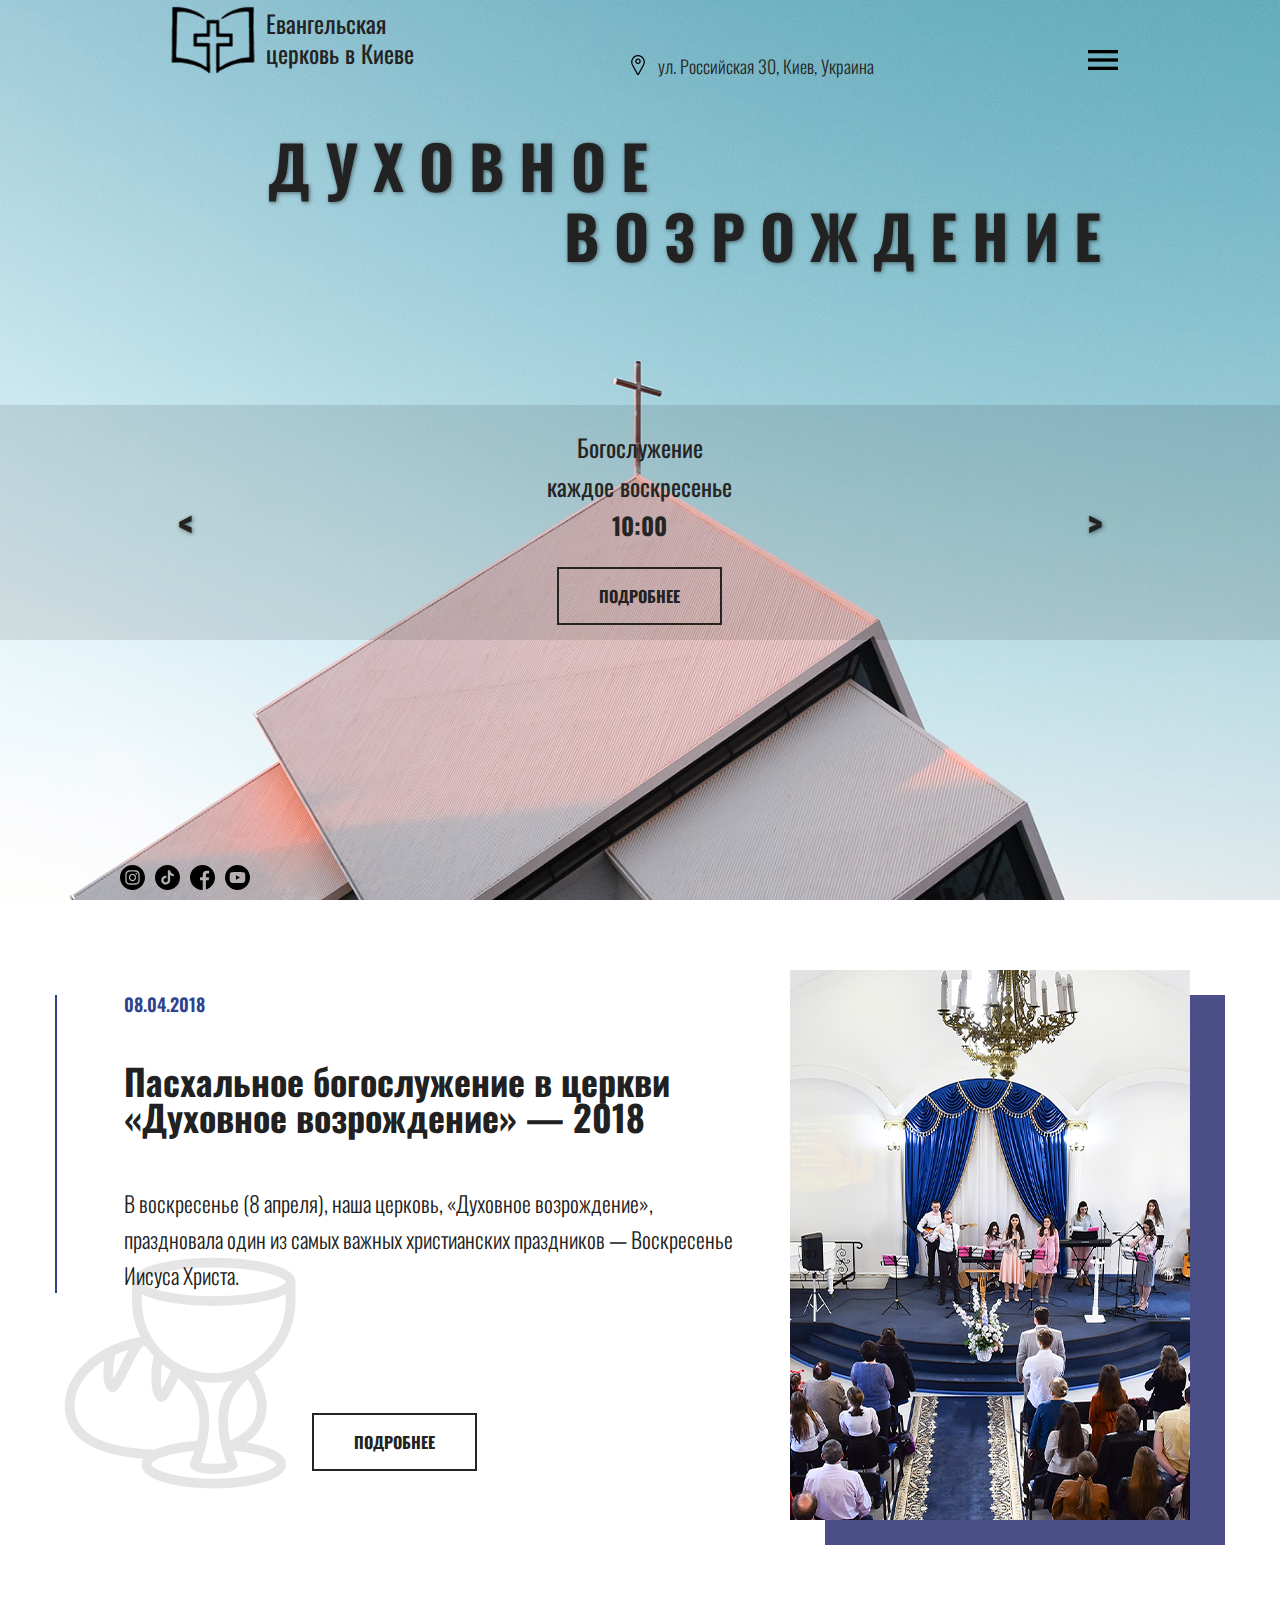
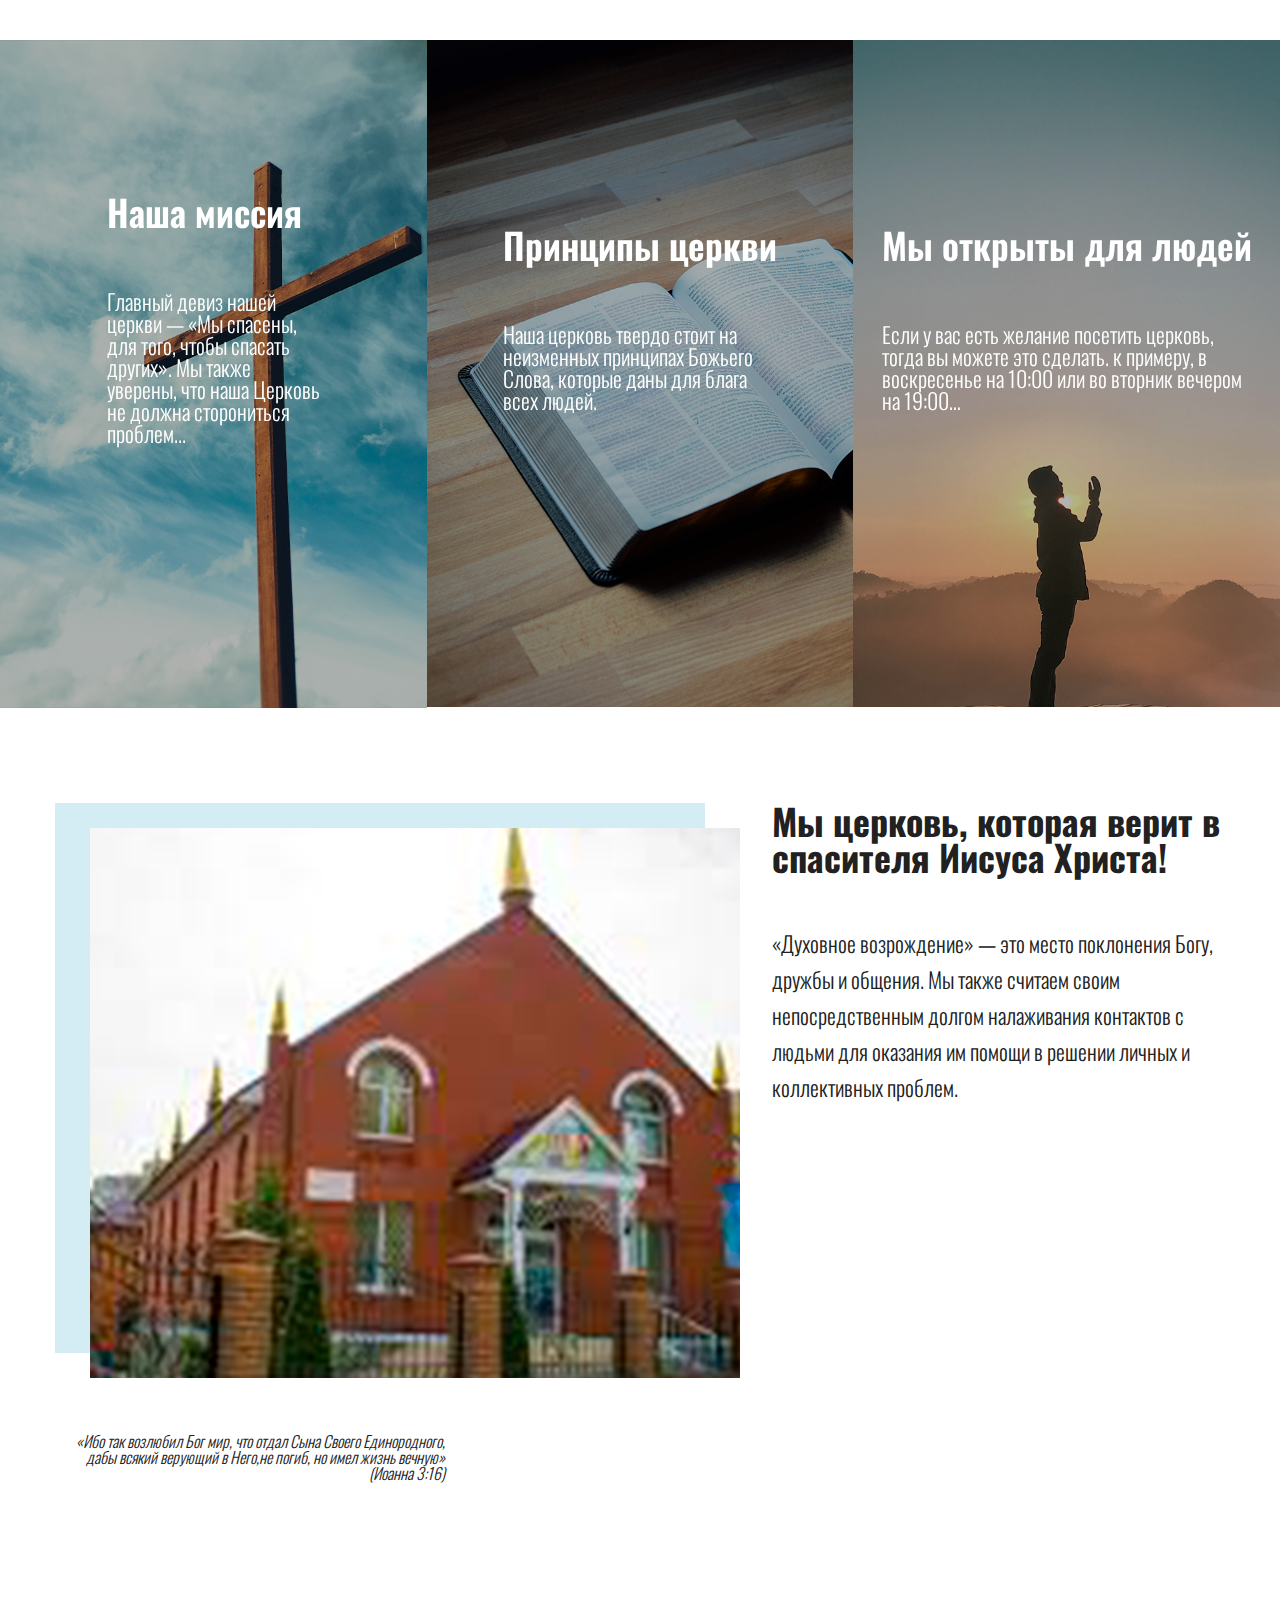
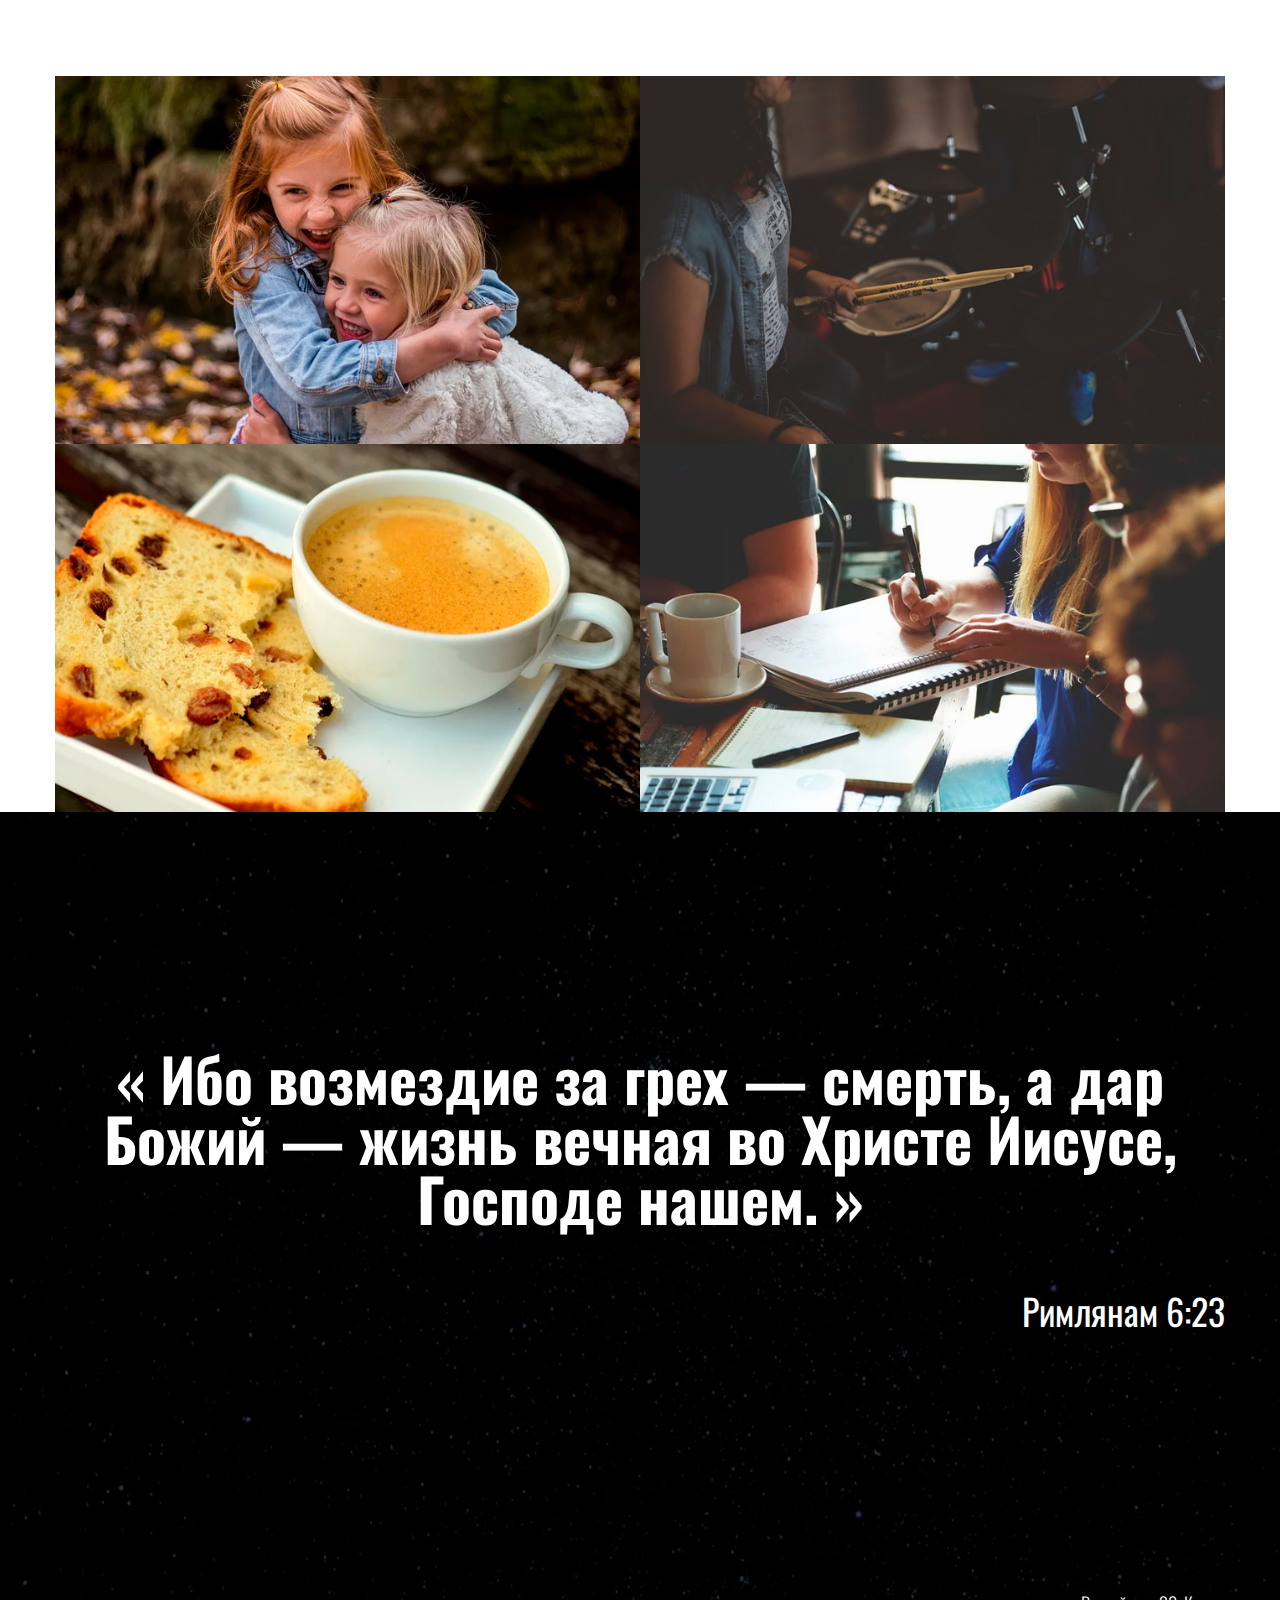
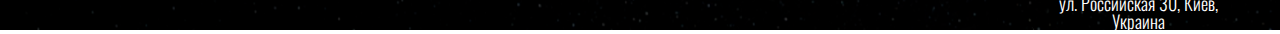
<file: mysites/dv_church/index.html>
<!DOCTYPE html>
<html lang="ru">
<head>
	<meta charset="UTF-8">
	<title>DV Church</title>
	<link rel="stylesheet" href="css/reset.css">
	<link rel="stylesheet" href="css/style.css">
	<link href="https://fonts.googleapis.com/css2?family=Oswald:wght@300;400;600;700&display=swap" rel="stylesheet">
	<link rel="shortcut icon" href="favicon.ico">
</head>
<body>
	
	<div class="intro">
	<header class="head">
		<div class="container">
			<div class="header">
				<div class="logo">
					<img class="logo__img" src="img/Слой 1.png" alt="">
					<p class="logo__text">Евангельская<br>церковь в Киеве</p>
				</div>
				<div class="header__adress">
					<img src="img/location.svg" alt="" class="ico">
					<p class="adress__text"> ул. Российская 30, Киев, Украина</p>
				</div>
				<div class="header__menu">
					<a href="">
						<img src="img/menu.svg" alt="" class="menu__burger">
					</a>
				</div>
			</div>
			<div class="header__main">
				<h1 class="main__text main__text-left">ДУХОВНОЕ</h1>
				<br>
				<h2 class="main__text main__text-right">ВОЗРОЖДЕНИЕ</h2>
			</div>
		</div>
		<div class="slider">
			<span class="arrow"><</span>
			<div class="slider__content">
				<h3 class="content__title">Богослужение</h3>
				<h3 class="content__title">каждое воскресенье</h3>
				<p class="content__time">10:00</p>
				<button class="content__btn">ПОДРОБНЕЕ</button>
			</div>
			<span class="arrow">></span>
		</div>
	</header>

		
			<div class="social__icons">
				<a href="" class="social__link">
				<img class="social" src="img/instagram-sketched.svg" alt="">
				</a>
				<img class="social" src="img/tik-tok.svg" alt="">
				<img class="social" src="img/facebook.svg" alt="">
				<img class="social" src="img/youtube.svg" alt="">
			</div>
	</div>

<section>
	<div class="container">
		<div class="event">
			<div class="event__content">
				<div class="event__textcontent">
					<time class="event__time">08.04.2018</time>
					<h2 class="event__title">Пасхальное богослужение в церкви «Духовное возрождение» — 2018</h2>
					<span class="event__text">В воскресенье (8 апреля), наша церковь, «Духовное возрождение», праздновала один из самых важных христианских праздников — Воскресенье Иисуса Христа.</span>
					<img src="img/gospel.png" alt="" class="content__icon">
				</div>
					<button class="content__btn">ПОДРОБНЕЕ</button>
			</div>
			<div class="event__photo">
				<div class="event__inner">
					<img class="event__img" src="img/dv1.png" alt="">
				</div>
			</div>
		</div>
	</div>
</section>

<section>
	<div class="wrapper">
		<div class="gallery">
			<div class="gallery__item">
				<img src="img/gallery1.png" alt="" class="gallery__photo">
				<div class="gallery__content">
					<h4 class="gallery__title">Наша миссия</h4>
				<span class="gallery__text">Главный девиз нашей церкви — «Мы спасены, для того, чтобы спасать других». Мы также уверены, что наша Церковь не должна сторониться проблем...</span>
				<a href="#" class="gallery__btn">ЧИТАТЬ ДАЛЬШЕ</a>
				</div>
			</div>
			<div class="gallery__item">
				<img src="img/gallery2.png" alt="" class="gallery__photo">
				<div class="gallery__content">
					<h4 class="gallery__title">Принципы церкви</h4>
				<span class="gallery__text">Наша церковь твердо стоит на неизменных принципах Божьего Слова, которые даны для блага всех людей.</span>
				<a href="#" class="gallery__btn">ЧИТАТЬ ДАЛЬШЕ</a>
				</div>
			</div>
			<div class="gallery__item">
				<img src="img/gallery3.png" alt="" class="gallery__photo">
				<div class="gallery__content">
					<h4 class="gallery__title">Мы открыты для людей</h4>
				<span class="gallery__text">Если у вас есть желание посетить церковь, тогда вы можете это сделать. к примеру, в воскресенье на 10:00 или во вторник вечером на 19:00…</span>
				<a href="#" class="gallery__btn">ЧИТАТЬ ДАЛЬШЕ</a>
				</div>
			</div>
		</div>
	</div>
</section>

<section>
	<div class="container">
		<div class="event about">
			<div class="event__content">
				<div class="event__textcontent about__textcontent">
					<h2 class="event__title">Мы церковь, которая верит в спасителя Иисуса Христа!</h2>
					<span class="event__text">«Духовное возрождение» — это место поклонения Богу, дружбы и общения. Мы также считаем своим непосредственным долгом налаживания контактов с людьми для оказания им помощи в решении личных и коллективных проблем.</span>
					<!-- <img src="img/gospel.png" alt="" class="content__icon"> -->
				</div>
					<!-- <button class="content__btn">ПОДРОБНЕЕ</button> -->
			</div>
			<div class="event__photo">
				<div class="event__inner about__inner">
					<img class="event__img about__img" src="img/dv3.png" alt="">
				</div>
				<p class="about__subtitle">«Ибо так возлюбил Бог мир, что отдал Сына Своего Единородного, дабы всякий верующий в Него,не погиб, но имел жизнь вечную»</p>
				<p class="about__subtitle">(Иоаннa 3:16)</p>

			</div>
		</div>
	</div>
</section>

<section>
	<div class="container">
		<div class="gallery">
			<div class="gallery_inner">
				<img src="img/photo1.png" alt="" class="gallery__img">
				<img src="img/photo2.png" alt="" class="gallery__img">
				<img src="img/photo3.png" alt="" class="gallery__img move-right">
				<img src="img/photo4.png" alt="" class="gallery__img move-right">
			</div>
		</div>
	</div>
</section>


<footer class="footer">
	<div class="container">
		<div class="footer__title">« Ибо возмездие за грех — смерть, а дар Божий — жизнь вечная во Христе Иисусе, Господе нашем. »</div>
		<div class="footer__subtitle">Римлянам 6:23</div>
		<div class="footer__nav">
			<div class="social__icons">
				<img class="social" src="img/instagram-sketched.svg" alt="">
				<img class="social" src="img/tik-tok.svg" alt="">
				<img class="social" src="img/facebook.svg" alt="">
				<img class="social" src="img/youtube.svg" alt="">
			</div>
			<div class="header__adress">
				<img src="img/location.svg" alt="" class="ico">
				<p class="adress__text footer__addres"> ул. Российская 30, Киев, Украина</p>
			</div>
		</div>
	</div>
</footer>






</body>
</html>
</file>
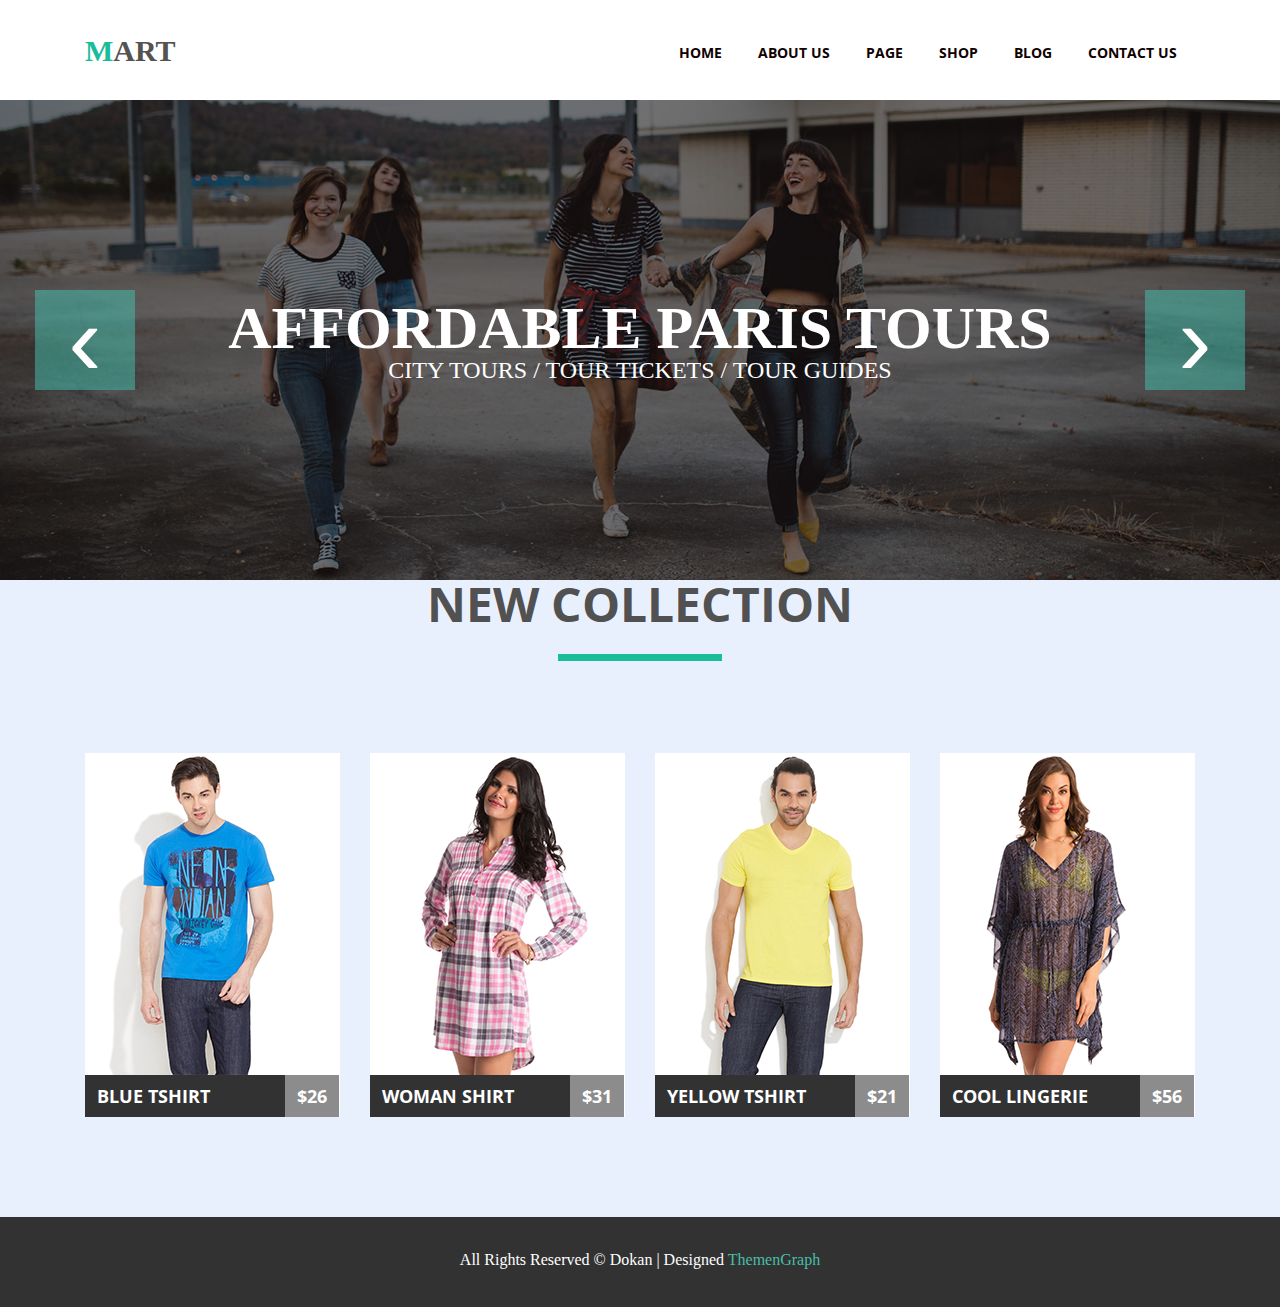
<file: mysites/mart/index.html>
<!DOCTYPE html>
<html lang="en">
<head>
	<meta charset="UTF-8">
	<title>Homework</title>
	<link rel="stylesheet" href="css/main.css">
	<link rel="stylesheet" href="css/reset.css">
	<link href="https://fonts.googleapis.com/css?family=Open+Sans:300,400,600,700&display=swap" rel="stylesheet">
	<link rel="stylesheet" href="https://stackpath.bootstrapcdn.com/font-awesome/4.7.0/css/font-awesome.min.css">
</head>
<body>
	
	<header class="header clearfix">
		<h1><a href="" class="logo">Mart</a></h1>
		<ul class="nav">
			<li class="nav__item">Home</li>
			<li class="nav__item">About us</li>
			<li class="nav__item">Page</li>
			<li class="nav__item">Shop</li>
			<li class="nav__item">Blog</li>
			<li class="nav__item">Contact us</li>
		</ul>
	</header>

	<section class="section slider">
			<img src="img/slide.png" alt="" class="slider__img">
			<div class="slider__menu">
				<h2 class="slider__title">AFFORDABLE PARIS TOURS</h2>
				<h3 class="slider__subtitle">CITY TOURS / TOUR 	TICKETS / TOUR GUIDES</h3>
				<button class="slider__btn btn__prev">‹</button>
				<button class="slider__btn btn__next">›</button>
			</div>
		
	</section>

	<section class="section collection">
		<div class="container clearfix">
			<h2 class="section__title">New collection</h2>
			<article class="product__item">
				<img class="product__img" src="img/1.png" alt="">
				<div class="hover__background">
					<div class="hover__menu">
						<p class="hover__icon">⤮</p>
						<p class="hover__icon">⤮</p>
						<p class="hover__icon">&#9717;</p>
						<div class="hover__cart">
							<p class="hover__icon-cart">&#128722; Add to cart</p>
						</div>
					</div>
				</div>
				<div class="product__text clearfix">
					<p class="product__title">Blue Tshirt</p>
					<span class="product__price">$26</span>
				</div>
			</article>
			<article class="product__item">
				<img class="product__img" src="img/2.png" alt="">
				<div class="hover__background">
					<div class="hover__menu">
						<p class="hover__icon">⤮</p>
						<p class="hover__icon">⤮</p>
						<p class="hover__icon">&#9717;</p>
						<div class="hover__cart">
							<p class="hover__icon-cart">&#128722; Add to cart</p>
						</div>
					</div>
				</div>
				<div class="product__text clearfix">
					<p class="product__title">Woman shirt</p>
					<span class="product__price">$31</span>
				</div>
			</article>
			<article class="product__item">
				<img class="product__img" src="img/3.png" alt="">
				<div class="hover__background">
					<div class="hover__menu">
						<p class="hover__icon">⤮</p>
						<p class="hover__icon">⤮</p>
						<p class="hover__icon">&#9717;</p>
						<div class="hover__cart">
							<p class="hover__icon-cart">&#128722; Add to cart</p>
						</div>
					</div>
				</div>
				<div class="product__text clearfix">
					<p class="product__title">Yellow Tshirt</p>
					<span class="product__price">$21</span>
				</div>
			</article>
			<article class="product__item">
				<img class="product__img" src="img/4.png" alt="">
				<div class="hover__background">
					<div class="hover__menu">
						<p class="hover__icon">⤮</p>
						<p class="hover__icon">⤮</p>
						<p class="hover__icon">&#9717;</p>
						<div class="hover__cart">
							<p class="hover__icon-cart">&#128722; Add to cart</p>
						</div>
					</div>
				</div>
				<div class="product__text clearfix">
					<p class="product__title">Cool lingerie</p>
					<span class="product__price">$56</span>
				</div>
			</article>
			
		</div>
	</section>

	<footer class="footer">
		<p class="footer__text">All Rights Reserved © Dokan | Designed</p>
	</footer>

	
</body>
</html>
</file>
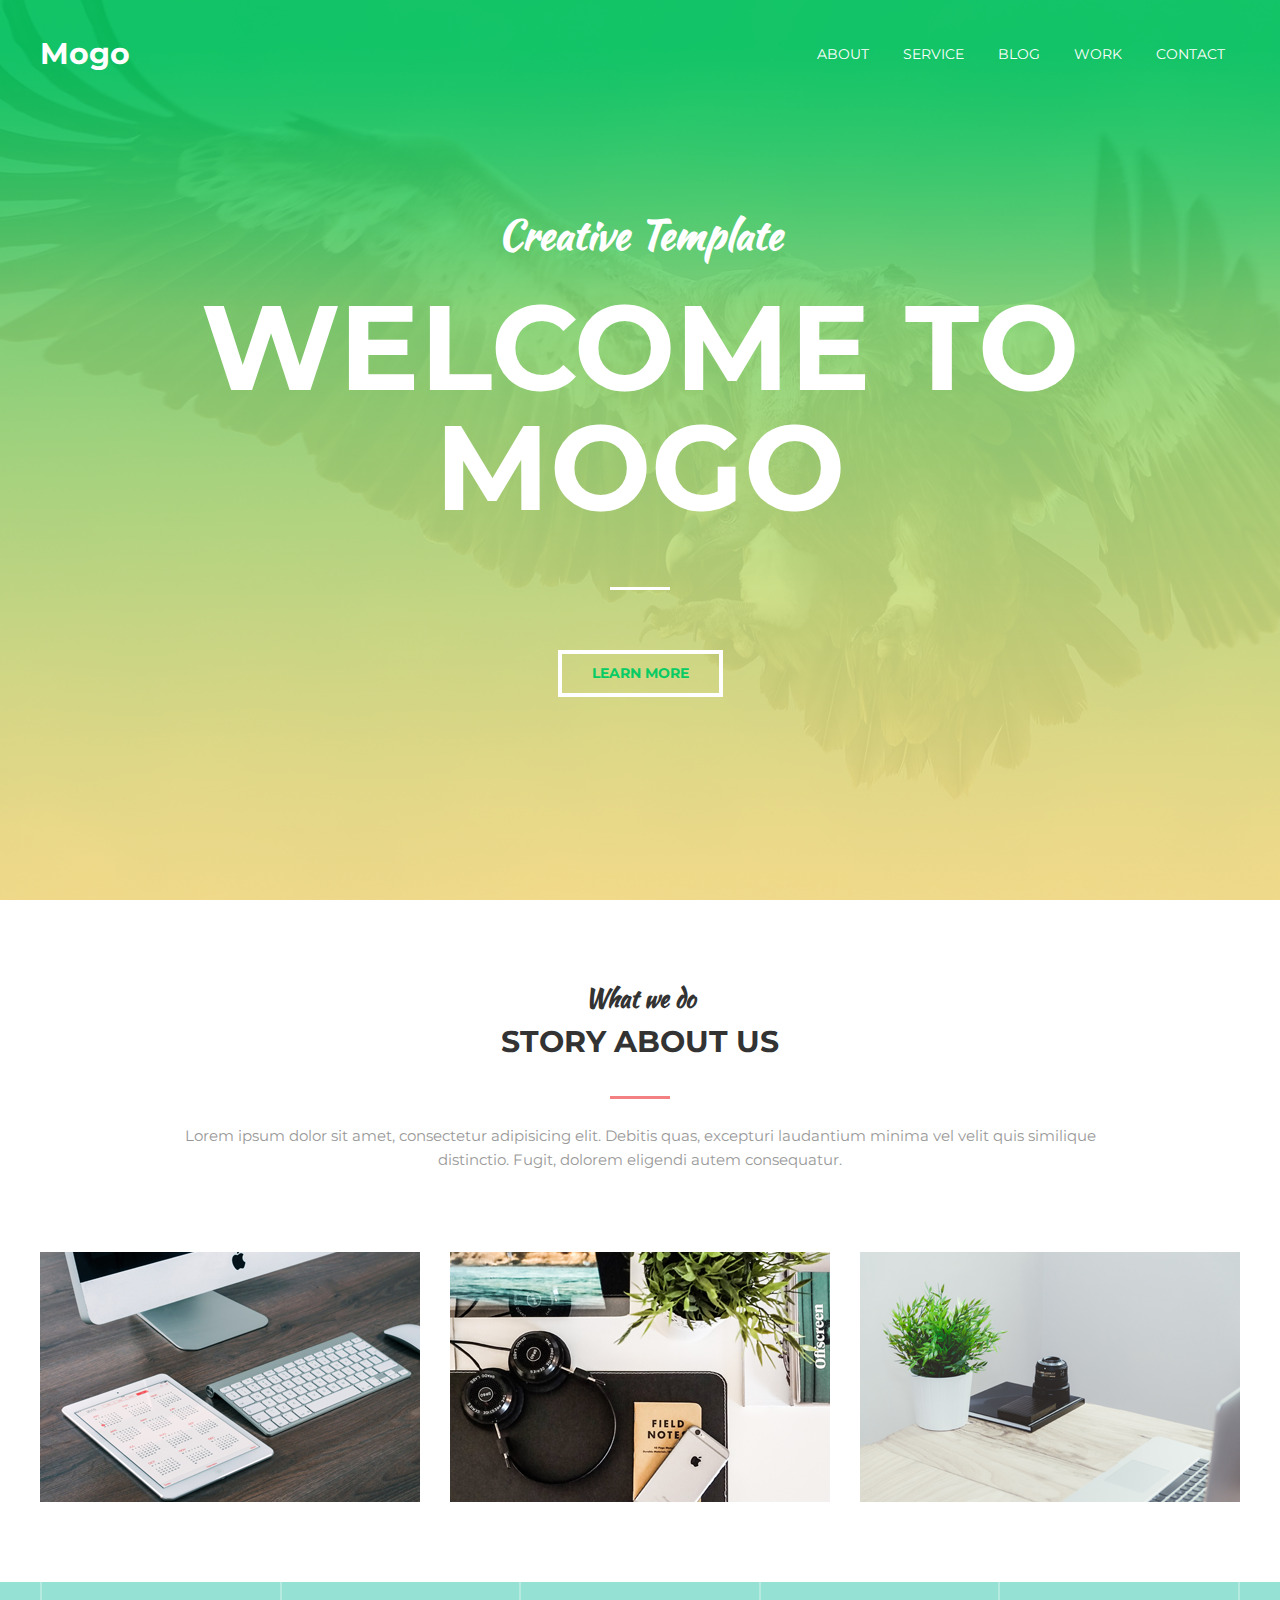
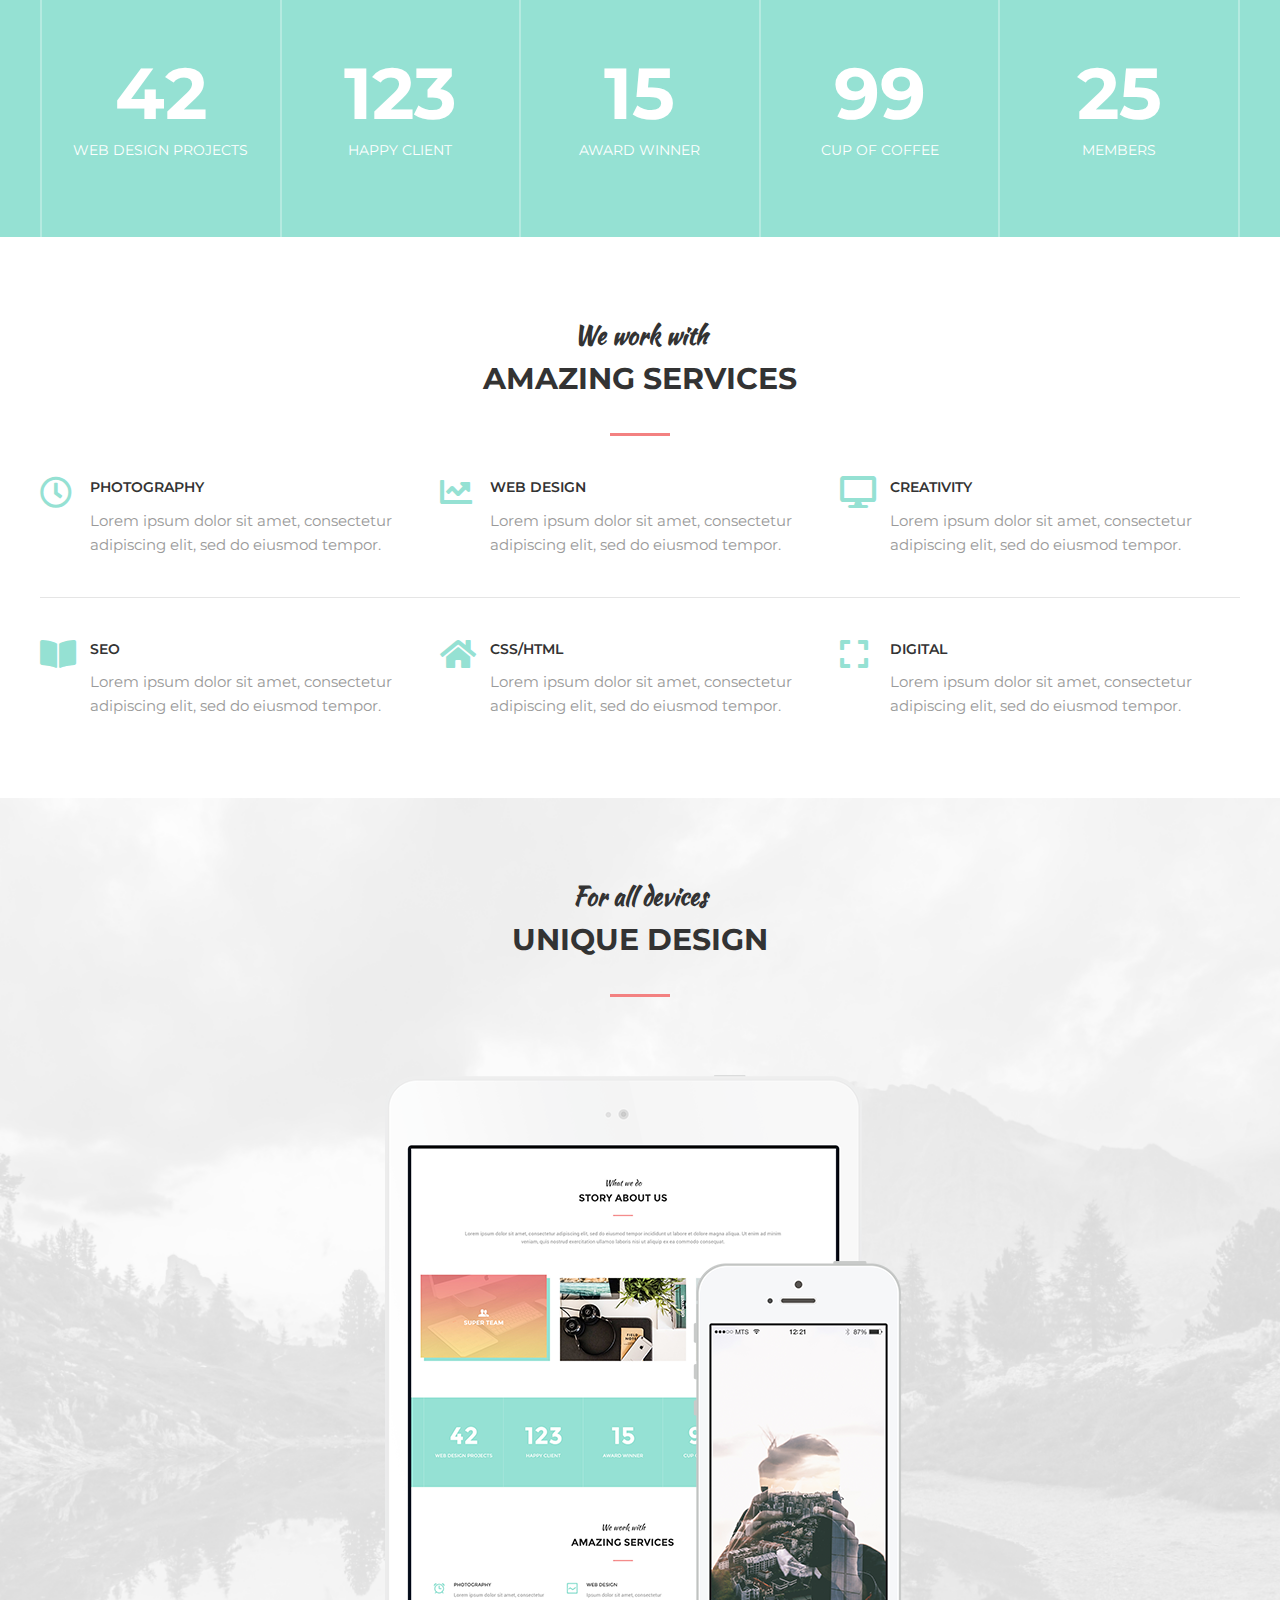
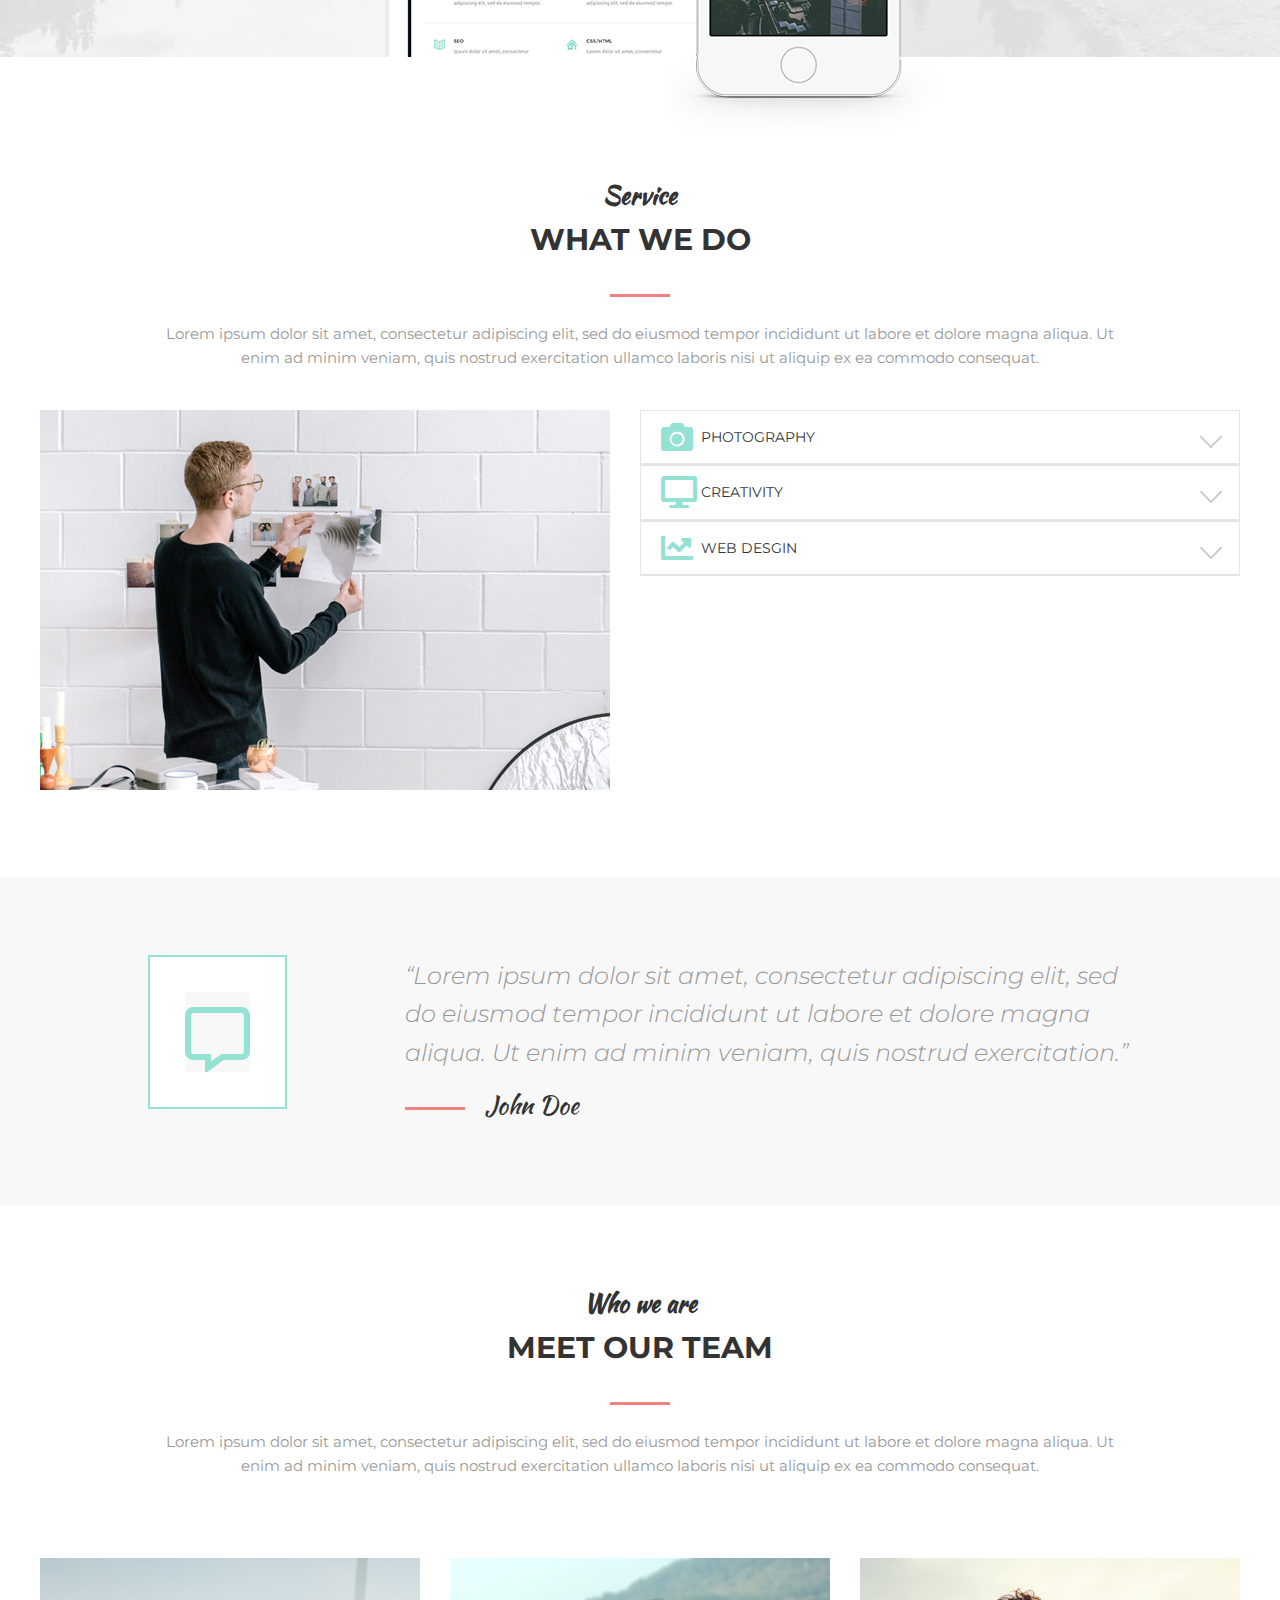
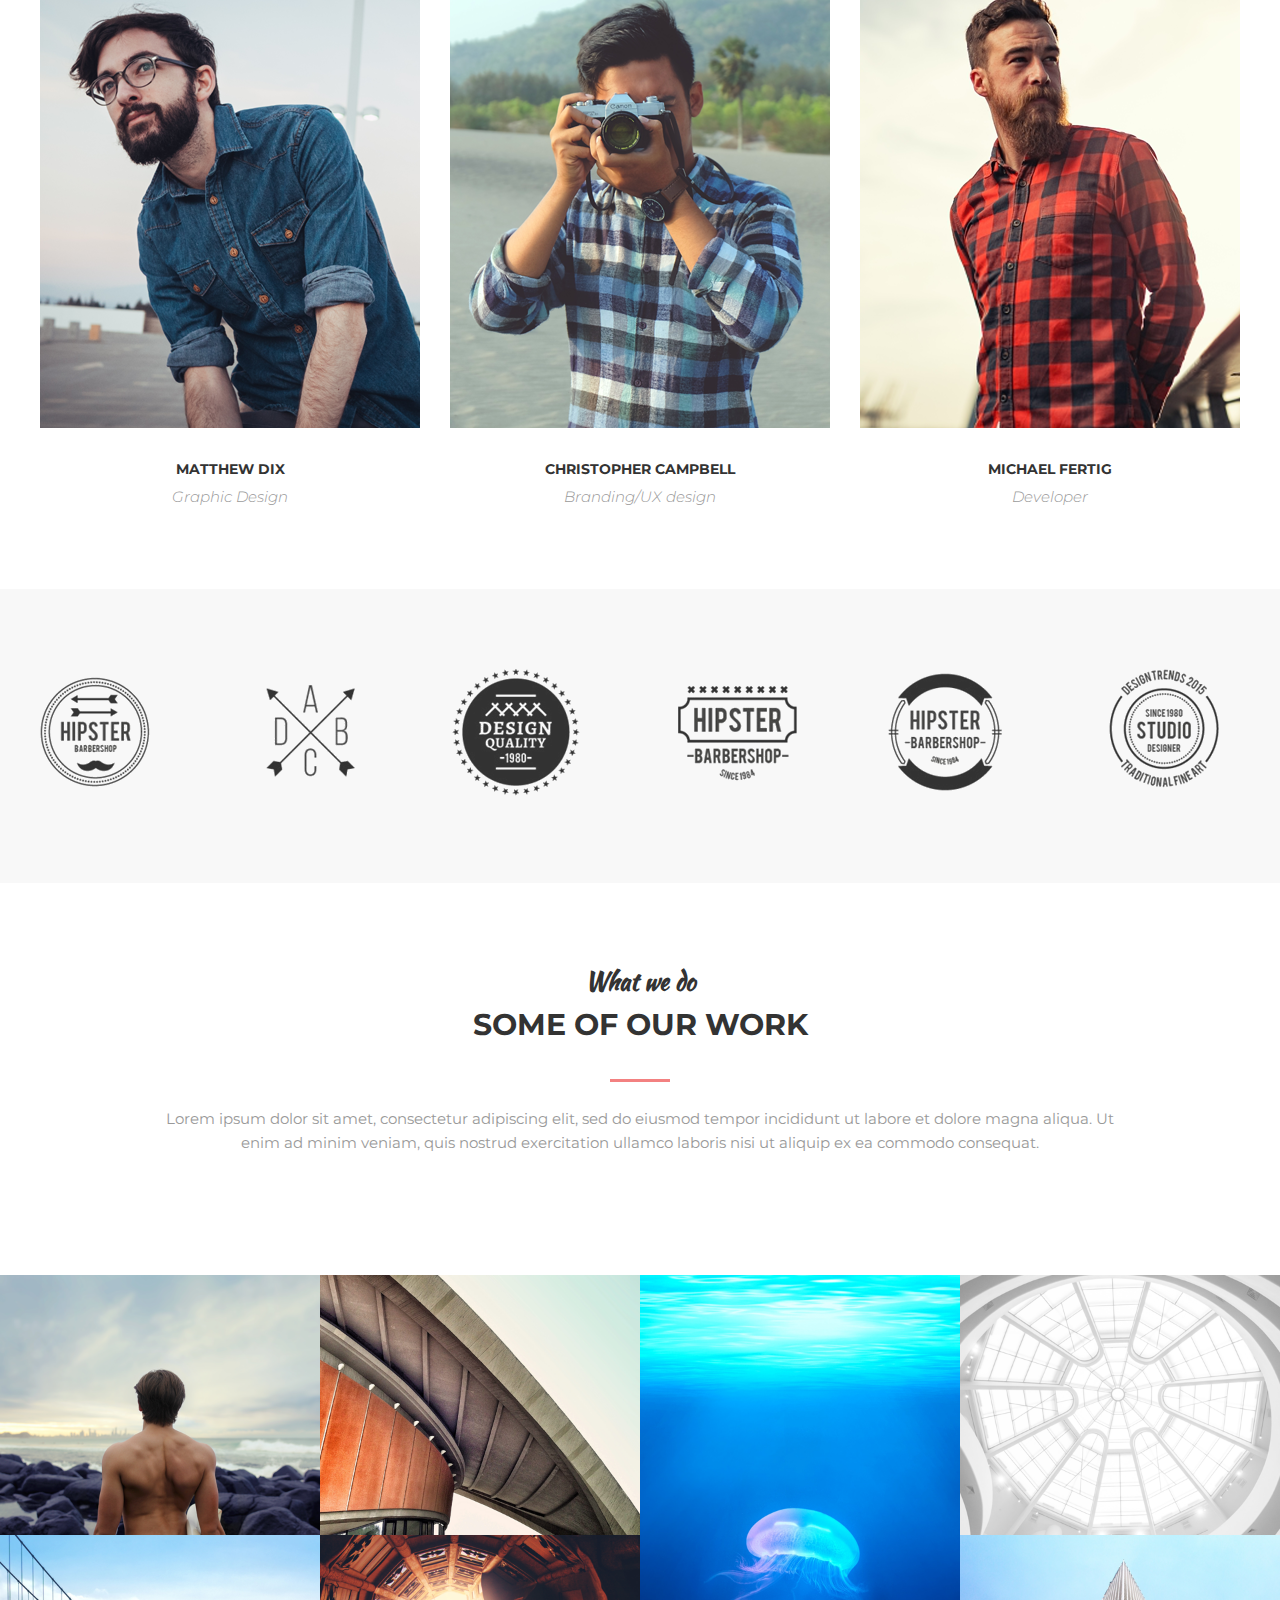
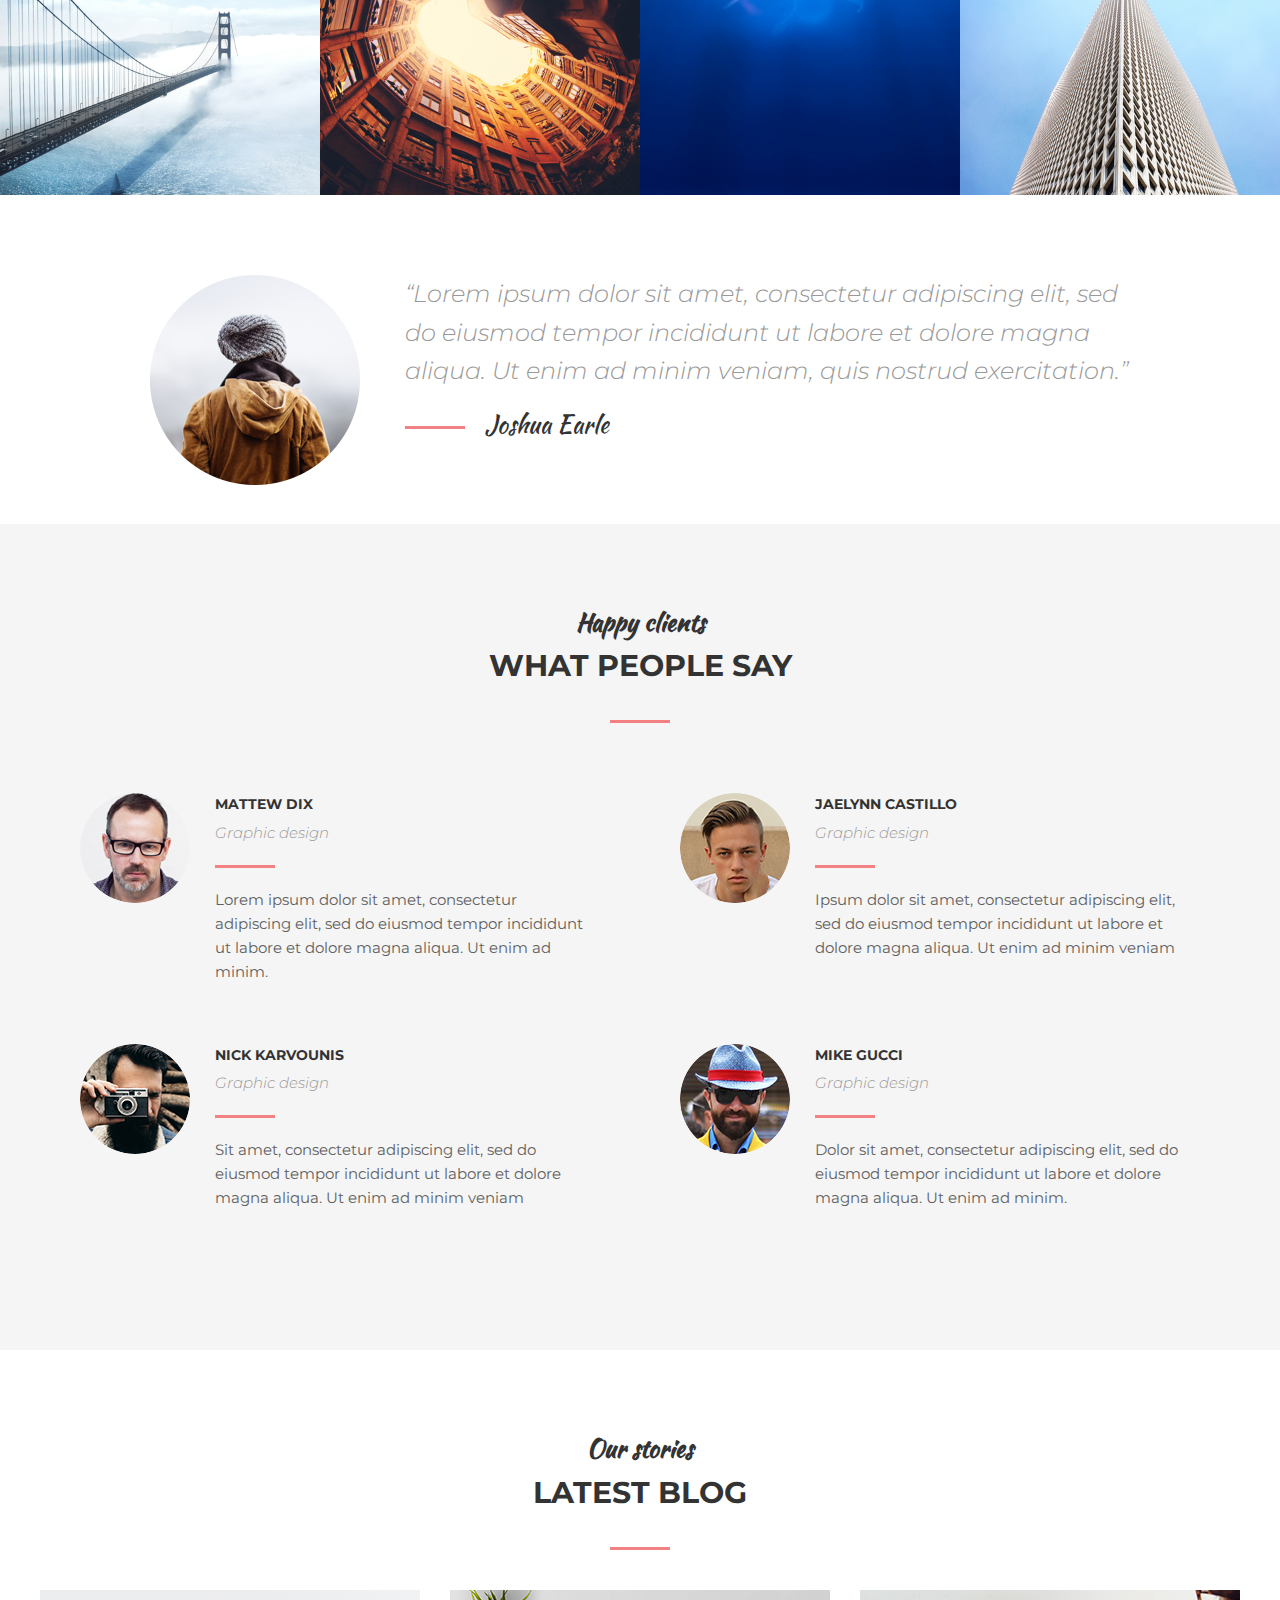
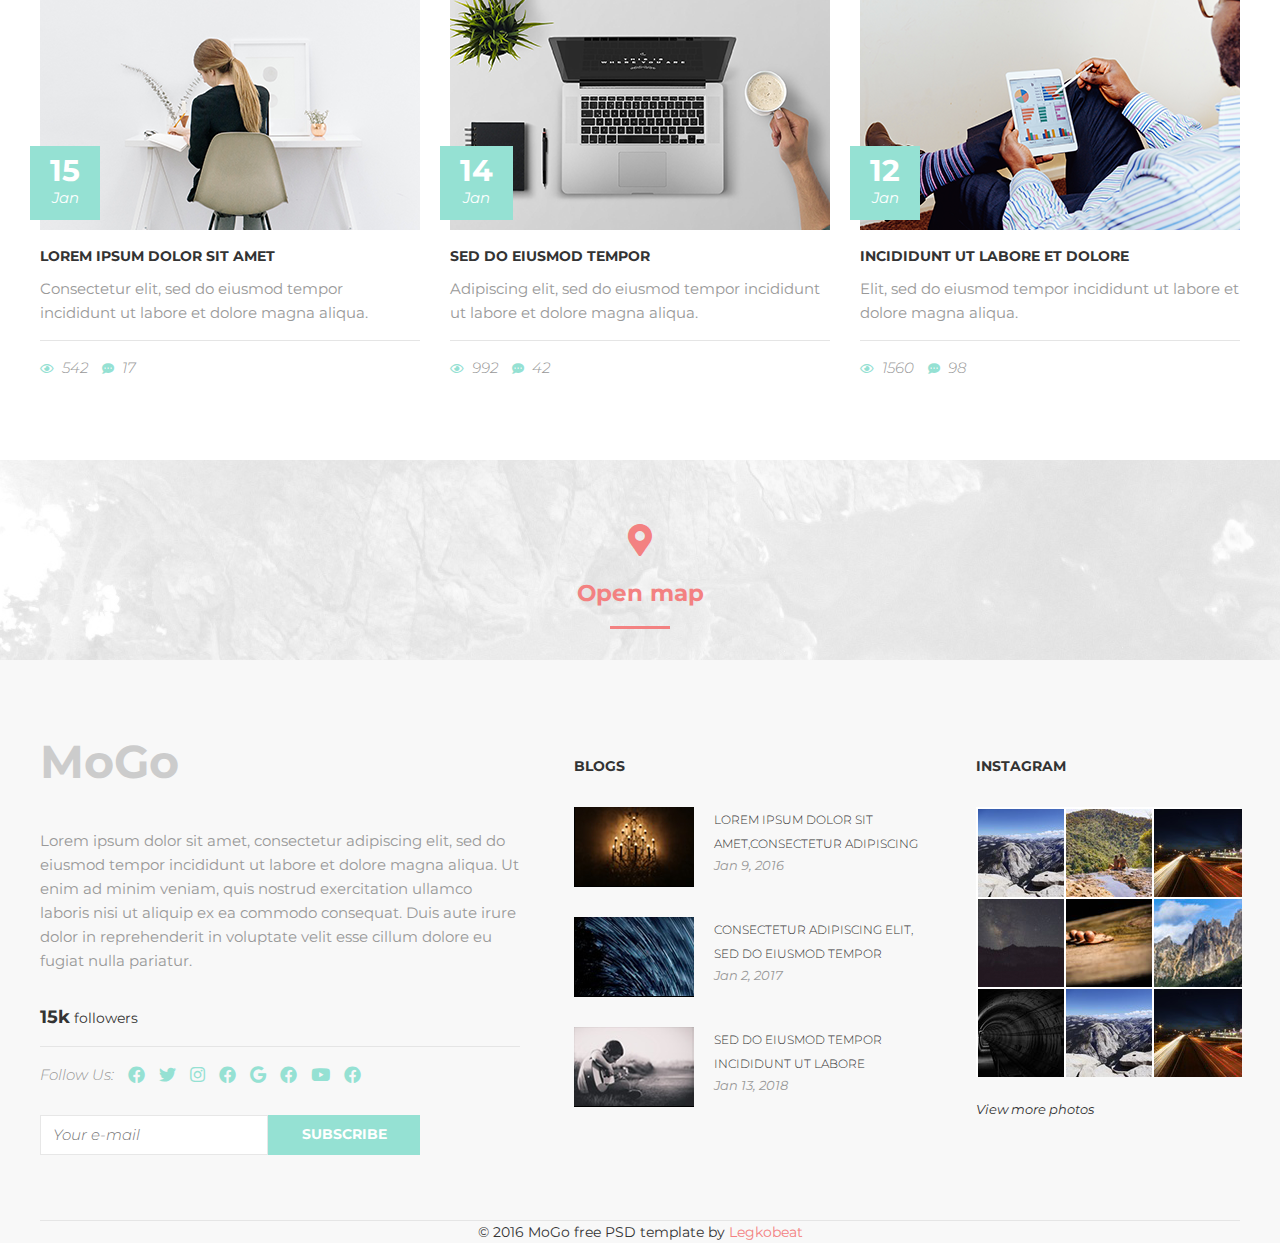
<file: mysites/mogo/index.html>
<!DOCTYPE html>
<html lang="ru">
<head>
	<meta charset="UTF-8">
	<meta name="viewport" content="width=device-width, initial-scale=1">
	<title>Mogo</title>
	<link rel="stylesheet" type="text/css" href="css/main.css">
	<link rel="stylesheet" href="font/fontawesome/css/all.css">
	<link href="https://fonts.googleapis.com/css?family=Kaushan+Script|Montserrat:300i,400,700&display=swap" rel="stylesheet">
</head>
<body>
	<header class="header">
		<div class="container">
			<div class="header__inner">
				<div class="header__logo">Mogo</div>

				<nav class="nav">
					<a class="nav__link" href="#section-1">About</a>
					<a class="nav__link" href="#section-2">Service</a>
					<a class="nav__link" href="#section-3">Blog</a>
					<a class="nav__link" href="#section-4">Work</a>
					<a class="nav__link" href="#section-5">Contact</a>
				</nav>
			</div>
		</div>
	</header>


		<div class="intro">
		 <div class="container">
		 	<div class="intro_inner">
		 		<h2 class="intro__suptitle">Creative Template</h2>
		 	  <h1 class="intro__title">Welcome to MoGo</h1>

		 	  <a class="btn" href="#">Learn More</a>
		 	</div>
		  </div>
		</div>


		<section class="section">
			<div class="container">

				<div id="section-1" class="section__header">
					<h3 class="section__suptitle">What we do</h3>
					<h2 class="section__title">Story about us</h2>
					<div>
						<p class="section__text">Lorem ipsum dolor sit amet, consectetur adipisicing elit. Debitis quas, excepturi laudantium minima vel velit quis similique distinctio. Fugit, dolorem eligendi autem consequatur.</p>
					</div>
				</div>


				<div class="about">
					<div class="about__item">
						<div class="about__inner">
							<div class="about__img">
								<img src="img/about1.png" alt="">
							</div>
							<div class="about__text">super team</div>
						</div>
					</div>



					<div class="about__item">
						<div class="about__inner">
						<div class="about__img">
							<img src="img/about2.png" alt="">
						</div>
						<div class="about__text">super team</div>
					</div>
					</div>



					<div class="about__item">
						<div class="about__inner">
						<div class="about__img">
							<img src="img/about3.png" alt="">
						</div>
						<div class="about__text">super team</div>
					</div>
					</div>

				</div>

			</div>
		</section>



		<div class="stat">
			
			<div class="container">

				<div class="statistics">
					<div class="stat__item">
						<div class="stat__count">42</div>
						<div class="stat__text">Web Design Projects</div>
					</div>

					<div class="stat__item">
						<div class="stat__count">123</div>
						<div class="stat__text">happy client</div>
					</div>

					<div class="stat__item">
						<div class="stat__count">15</div>
						<div class="stat__text">award winner</div>
					</div>

					<div class="stat__item">
						<div class="stat__count">99</div>
						<div class="stat__text">cup of coffee</div>
					</div>

					<div class="stat__item">
						<div class="stat__count">25</div>
						<div class="stat__text">members</div>
					</div>

				</div>

			</div>


		</div>





		<section class="section">
			<div class="container">


				<div class="section__header">
					<h3 class="section__suptitle">We work with</h3>
					<h2 class="section__title">Amazing services</h2>
				</div>

				<div class="services">

					<div class="services__item">
						 <i class="far fa-clock"></i>
					  <div class="services__title">Photography</div>
					  <div class="services__text">Lorem ipsum dolor sit amet, consectetur adipiscing elit, sed do eiusmod tempor.</div>
                    </div>

				    <div class="services__item">
						 <i class="fas fa-chart-line"></i>
					  <div class="services__title">Web Design</div>
					  <div class="services__text">Lorem ipsum dolor sit amet, consectetur adipiscing elit, sed do eiusmod tempor.</div>
                    </div>

					<div class="services__item">
						 <i class="fas fa-desktop"></i>
					  <div class="services__title">Creativity</div>
					  <div class="services__text">Lorem ipsum dolor sit amet, consectetur adipiscing elit, sed do eiusmod tempor.</div>
                    </div>

				</div>

				<hr class="hr">

		<div class="services">

				<div class="services__item">
					<i class="fas fa-book-open"></i>
					  <div class="services__title">SEO</div>
					  <div class="services__text">Lorem ipsum dolor sit amet, consectetur adipiscing elit, sed do eiusmod tempor.</div>
                </div>

				<div class="services__item">
					<i class="fas fa-home"></i>
					  <div class="services__title">CSS/HTML</div>
					  <div class="services__text">Lorem ipsum dolor sit amet, consectetur adipiscing elit, sed do eiusmod tempor.</div>
                </div>

			    <div class="services__item">
					<i class="fas fa-expand"></i>
					  <div class="services__title">Digital</div>
					  <div class="services__text">Lorem ipsum dolor sit amet, consectetur adipiscing elit, sed do eiusmod tempor.</div>
                </div>

		</div>


			</div>
		</section>



       <section class="section section--devices">
       	<div class="container">
       		<div class="section__header">
					<h3 class="section__suptitle">For all devices</h3>
					<h2 class="section__title">Unique design</h2>
			</div>
				 <div class="devices">
				    <img class="devices__item" src="img/feature_ipad.png" alt="ipad">
				    <img class="devices__item devices__item--iphone" src="img/feature_iphone.png" alt="iphone">
				 </div>
       	</div>
       </section>




       <section class="section">
       	<div class="container">
       		
       		<div id="section-2" class="section__header">
					<h3 class="section__suptitle">Service</h3>
					<h2 class="section__title">What we do</h2>
					<div>
						<p class="section__text">Lorem ipsum dolor sit amet, consectetur adipiscing elit, sed do eiusmod tempor incididunt ut labore et dolore magna aliqua. Ut enim ad minim veniam, quis nostrud exercitation ullamco laboris nisi ut aliquip ex ea commodo consequat.</p>
					</div>
			</div>

			<div class="whatwedo">
				<div class="whatwedo__item">
					<img class="wedo__img" src="img/wedo_img.png" alt="">
				</div>
				<div class="whatwedo__item">
					<div class="accordion">
						<div class="accordion__item">
							<div class="accordion__header accordion__header-1">
						        <i class="fas fa-camera accordeon--icon"></i>
								<div class="accordion__title">Photography</div>
							</div>
							<div class="accordion__content-1">
								<p>Lorem ipsum dolor sit amet, consectetur adipiscing elit, sed do eiusmod tempor incididunt ut labore et dolore magna aliqua. Ut enim ad minim veniam, quis nostrud exercitation ullamco laboris nisi ut aliquip ex ea commodo consequat. Duis aute irure dolor in reprehenderit in voluptate velit esse cillum dolore eu fugiat nulla pariatur. Excepteur sint occaecat cupidatat non proident, sunt in culpa qui officia deserunt mollit anim id est laborum.</p>
							</div>
						</div>


                        <div class="accordion__item">
							<div class="accordion__header accordion__header-2">
						        <i class="fas fa-desktop accordeon--icon"></i>
								<div class="accordion__title">Creativity</div>
							</div>
							<div class="accordion__content-2">
								<p>Lorem ipsum dolor sit amet, consectetur adipiscing elit, sed do eiusmod tempor incididunt ut labore et dolore magna aliqua. Ut enim ad minim veniam, quis nostrud exercitation ullamco laboris nisi ut aliquip ex ea commodo consequat. Duis aute irure dolor in reprehenderit in voluptate velit esse cillum dolore eu fugiat nulla pariatur. Excepteur sint occaecat cupidatat non proident, sunt in culpa qui officia deserunt mollit anim id est laborum.</p>
							</div>
						</div>



                        <div class="accordion__item">
							<div class="accordion__header accordion__header-3">
						        <i class="fas fa-chart-line accordeon--icon"></i>
								<div class="accordion__title">Web desgin</div>
							</div>
							<div class="accordion__content-3">
								<p>Lorem ipsum dolor sit amet, consectetur adipiscing elit, sed do eiusmod tempor incididunt ut labore et dolore magna aliqua. Ut enim ad minim veniam, quis nostrud exercitation ullamco laboris nisi ut aliquip ex ea commodo consequat. Duis aute irure dolor in reprehenderit in voluptate velit esse cillum dolore eu fugiat nulla pariatur. Excepteur sint occaecat cupidatat non proident, sunt in culpa qui officia deserunt mollit anim id est laborum.</p>
							</div>
						</div>
					</div>
				</div>
			</div>

       	</div>
       </section>


       <div class="section section--gray">
       	<div class="container">

       		<div class="reviews">
       			<div class="reviews__item">
       				<i class="far fa-comment-alt reviews--photo"></i>
       				<div class="reviews__text">
       					“Lorem ipsum dolor sit amet, consectetur adipiscing elit, sed do eiusmod tempor incididunt ut labore et dolore magna aliqua. Ut enim ad minim veniam, quis nostrud exercitation.”
       				</div>
       				<div class="reviews__author">John Doe</div>
       			</div>
       		</div>

       	</div>
       </div>


       <section class="section">
       	<div class="container">
       		<div class="section__header">
					<h3 class="section__suptitle">Who we are</h3>
					<h2 class="section__title">Meet our team</h2>
					<div>
						<p class="section__text">Lorem ipsum dolor sit amet, consectetur adipiscing elit, sed do eiusmod tempor incididunt ut labore et dolore magna aliqua. Ut enim ad minim veniam, quis nostrud exercitation ullamco laboris nisi ut aliquip ex ea commodo consequat.</p>
					</div>
			</div>

			<div class="about"> 

					<div class="about__item">
						<div class="about__inner">
						 <div class="about__img">
							 <img src="img/ourTeam11.png" alt="">
						 </div>
						 <div class="about__text social">
							 <a href="#" class="social__item" target="_blank">
								 <i class="fab fa-facebook-f"></i>
							 </a>
							 <a href="#" class="social__item" target="_blank">
								<i class="fab fa-twitter"></i>
							 </a>
							 <a href="#" class="social__item" target="_blank">
								 <i class="fab fa-pinterest-p"></i>
							 </a>
							 <a href="#" class="social__item" target="_blank">
								 <i class="fab fa-instagram"></i>
							 </a>
						 </div>
						</div>

						<div class="about__info">
							<div class="about__name">Matthew Dix</div>
							<div class="about__prof">Graphic Design</div>
						</div>

					</div>




					<div class="about__item">
						<div class="about__inner">
						<div class="about__img">
							<img src="img/ourTeam2.png" alt="">
						</div>
						<div class="about__text social">
							<a href="#" class="social__item" target="_blank">
								<i class="fab fa-facebook-f"></i>
							</a>
							<a href="#" class="social__item" target="_blank">
								<i class="fab fa-twitter"></i>
							</a>
							<a href="#" class="social__item" target="_blank">
								<i class="fab fa-pinterest-p"></i>
							</a>
							<a href="#" class="social__item" target="_blank">
								<i class="fab fa-instagram"></i>
							</a>
						</div>
						</div>

						<div class="about__info">
							<div class="about__name">Christopher Campbell</div>
							<div class="about__prof">Branding/UX design</div>
						</div>

					</div>


					<div class="about__item">
						<div class="about__inner">
						<div class="about__img">
							<img src="img/ourTeam3.png" alt="">
						</div>
						<div class="about__text social">
							<a href="#" class="social__item" target="_blank">
								<i class="fab fa-facebook-f"></i>
							</a>
							<a href="#" class="social__item" target="_blank">
								<i class="fab fa-twitter"></i>
							</a>
							<a href="#" class="social__item" target="_blank">
								<i class="fab fa-pinterest-p"></i>
							</a>
							<a href="#" class="social__item" target="_blank">
								<i class="fab fa-instagram"></i>
							</a>
						</div>
						</div>

						<div class="about__info">
							<div class="about__name">Michael Fertig</div>
							<div class="about__prof">Developer</div>
						</div>

					</div>
				</div>
       	</div>
       </section>


       <div class="section section--gray">
       	<div class="container">
       		<div class="logos">
       			<img class="logos__img" src="img/logos.png" alt="">
       		</div>
       	</div>
       </div>


       <section class="section">
       	<div class="container">

       		<div class="section__header">
					<h3 class="section__suptitle">What we do</h3>
					<h2 class="section__title">Some of our work</h2>
					<div>
						<p class="section__text">Lorem ipsum dolor sit amet, consectetur adipiscing elit, sed do eiusmod tempor incididunt ut labore et dolore magna aliqua. Ut enim ad minim veniam, quis nostrud exercitation ullamco laboris nisi ut aliquip ex ea commodo consequat.</p>
					</div>
       	</div>
       </section>


        <div class="works">
				<div class="works__col">
					<div class="works__item">
						<img class="works__img" src="img/work 1.png" alt="">
						<div class="works__info">
							<div class="works__title">Creatively designed</div>
							<div class="works__text">Lorem ipsum dolor sit</div>
						</div>
					</div>
					<div class="works__item">
						<img class="works__img" src="img/work 2.png" alt="">
						<div class="works__info">
							<div class="works__title">Creatively designed</div>
							<div class="works__text">Lorem ipsum dolor sit</div>
						</div>
					</div>
				</div> 

                 

				<div class="works__col">
					<div class="works__item">
						<img class="works__img" src="img/work 3.png" alt="">
						<div class="works__info">
							<div class="works__title">Creatively designed</div>
							<div class="works__text">Lorem ipsum dolor sit</div>
						</div>
					</div>
					<div class="works__item">
						<img class="works__img" src="img/work 44.png" alt="">
						<div class="works__info">
							<div class="works__title">Creatively designed</div>
							<div class="works__text">Lorem ipsum dolor sit</div>
						</div>
					</div>
				</div>
				<div class="works__col">
					<div class="works__item">
						<img class="works__img" src="img/work 5.png" alt="">
						<div class="works__info">
							<div class="works__title">Creatively designed</div>
							<div class="works__text">Lorem ipsum dolor sit</div>
						</div>
					</div>
				</div>
				<div class="works__col">
					<div class="works__item">
						<img class="works__img" src="img/work 6.png" alt="">
						<div class="works__info">
							<div class="works__title">Creatively designed</div>
							<div class="works__text">Lorem ipsum dolor sit</div>
						</div>
					</div>
					<div class="works__item">
						<img class="works__img" src="img/work 7.png" alt="">
						<div class="works__info">
							<div class="works__title">Creatively designed</div>
							<div class="works__text">Lorem ipsum dolor sit</div>
						</div>
					</div>
				</div>
	    </div>
        

        <div class="section">
       	<div class="container">

       		<div class="reviews">
       			<div class="reviews__item">
       				<img class="reviews--photo1" src="img/review1.png" alt="">
       				<div class="reviews__text reviews__text-tablet">
       					“Lorem ipsum dolor sit amet, consectetur adipiscing elit, sed do eiusmod tempor incididunt ut labore et dolore magna aliqua. Ut enim ad minim veniam, quis nostrud exercitation.”
       				</div>
       				<div class="reviews__author">Joshua Earle</div>
       			</div>
       		</div>

       	</div>
       </div>



       <section class="section section--clients">
       	<div class="container">
       		
            <div class="section__header">
					<h3 class="section__suptitle">Happy clients</h3>
					<h2 class="section__title">What people say</h2>
			</div>


			<div class="clients">
				<div class="clients__item">
					<img class="clients__photo" src="img/clients1.png" alt="">
					<div class="clients__content">
						<div class="clients__name about__name">Mattew Dix</div>
						<div class="clients__prof about__prof">Graphic design</div>
						<div class="clients__text">Lorem ipsum dolor sit amet, consectetur adipiscing elit, sed do eiusmod tempor incididunt ut labore et dolore magna aliqua. Ut enim ad minim.</div>
					</div>
				</div>
				<div class="clients__item">
					<img class="clients__photo" src="img/clients2.png" alt="">
					<div class="clients__content">
						<div class="clients__name about__name">Jaelynn Castillo</div>
						<div class="clients__prof about__prof">Graphic design</div>
						<div class="clients__text">Ipsum dolor sit amet, consectetur adipiscing elit, sed do eiusmod tempor incididunt ut labore et dolore magna aliqua. Ut enim ad minim veniam</div>
					</div>
				</div>
				<div class="clients__item">
					<img class="clients__photo" src="img/clients3.png" alt="">
					<div class="clients__content">
						<div class="clients__name about__name">Nick Karvounis</div>
						<div class="clients__prof about__prof">Graphic design</div>
						<div class="clients__text">Sit amet, consectetur adipiscing elit, sed do eiusmod tempor incididunt ut labore et dolore magna aliqua. Ut enim ad minim veniam</div>
					</div>
				</div>
				<div class="clients__item">
					<img class="clients__photo" src="img/clients4.png" alt="">
					<div class="clients__content">
						<div class="clients__name about__name">Mike Gucci</div>
						<div class="clients__prof about__prof">Graphic design</div>
						<div class="clients__text">Dolor sit amet, consectetur adipiscing elit, sed do eiusmod tempor incididunt ut labore et dolore magna aliqua. Ut enim ad minim.</div>
					</div>
				</div>
			</div>

       	</div>
       </section>



       <section class="section">
       	<div class="container">
       		
       		<div class="section__header">
					<h3 class="section__suptitle">Our stories</h3>
					<h2 class="section__title">Latest blog</h2>
			</div>

			<div class="blog">
				<div class="blog__item">
					<div class="blog__header">
						<a href="#">
					      <img src="img/blog1.png" alt="" class="blog__photo">
					    </a>
					 <div class="blog__date">
					 	<div class="blog__date--day">15</div>
					 	Jan
					 </div>
					</div>
					<div class="blog__content">
						<div class="blog__title">
							<a href="#">Lorem ipsum dolor sit amet</a>
						</div>
						<div class="blog__text">Consectetur elit, sed do eiusmod tempor incididunt ut labore et dolore magna aliqua.</div>
					</div>

					<div class="blog_footer">
						<div class="blog__stat">
						  <span class="blog-stat__item"><i class="far fa-eye"></i>542</span>
						  <span class="blog-stat__item"><i class="fas fa-comment-dots"></i>17</span>
						</div>
					</div>


                </div>
				<div class="blog__item">
					<div class="blog__header">
						<a href="#">
					      <img src="img/blog2.png" alt="" class="blog__photo">
					    </a>
					 <div class="blog__date">
					 	<div class="blog__date--day">14</div>
					 	Jan
					 </div>
					</div>
					<div class="blog__content">
						<div class="blog__title">
							<a href="#">Sed do eiusmod tempor</a>
						</div>
						<div class="blog__text">Adipiscing elit, sed do eiusmod tempor incididunt ut labore et dolore magna aliqua.</div>
					</div>

					<div class="blog_footer">
						<div class="blog__stat">
						  <span class="blog-stat__item"><i class="far fa-eye"></i>992</span>
						  <span class="blog-stat__item"><i class="fas fa-comment-dots"></i>42</span>
						</div>
					</div>
				</div>
				<div class="blog__item">
					<div class="blog__header">
						<a href="#">
					      <img src="img/blog3.png" alt="" class="blog__photo">
					    </a>
					 <div class="blog__date">
					 	<div class="blog__date--day">12</div>
					 	Jan
					 </div>
					</div>
					<div class="blog__content">
						<div class="blog__title">
							<a href="#">incididunt ut labore et dolore</a>
						</div>
						<div class="blog__text">Elit, sed do eiusmod tempor incididunt ut labore et dolore magna aliqua.</div>
					</div>

					<div class="blog_footer">
						<div class="blog__stat">
						  <span class="blog-stat__item"><i class="far fa-eye"></i>1560</span>
						  <span class="blog-stat__item"><i class="fas fa-comment-dots"></i>98</span>
						</div>
					</div>
				</div>
			</div>

       	</div>
       </section>


        <section class="section section--map">
       	<div class="container">
       		<div class="map">
       		<div class="map__icon">
       			<i class="fas fa-map-marker-alt"></i>
       		</div>
       		 <h2>

       			<a class="map__link" target="_blank" href="https://goo.gl/maps/E15Vwv1Y64gwyFVg8">Open map</a>
       		 </h2>
       		</div>
       	</div>
       	</section>




       	<footer class="footer">
       		<div class="container footer-cont">
       			<div class="footer__inner">
       				<div class="footer_col footer_col--first">
       					<div class="footer__logo">MoGo</div>
       					<div class="footer__text">Lorem ipsum dolor sit amet, consectetur adipiscing elit, sed do eiusmod tempor incididunt ut labore et dolore magna aliqua. Ut enim ad minim veniam, quis nostrud exercitation ullamco laboris nisi ut aliquip ex ea commodo consequat. 

Duis aute irure dolor in reprehenderit in voluptate velit esse cillum dolore eu fugiat nulla pariatur. 
                        </div>
                        <div class="footer__social">
                        	<div class="footer__social-header">
                        		<b>15k</b> followers
                        	</div>
                        	<div class="footer__social-content">
                        		Follow Us:
                        		<a class="footer__social-a" href="#">
                        			<i class="fab fa-facebook"></i>
                        		</a>
                        		<a class="footer__social-a" href="#">
                        			<i class="fab fa-twitter"></i>
                        		</a>
                        		<a class="footer__social-a" href="#">
                        			<i class="fab fa-instagram"></i>
                        		</a>
                        		<a class="footer__social-a" href="#">
                        			<i class="fab fa-facebook"></i>
                        		</a>
                        		<a class="footer__social-a" href="#">
                        			<i class="fab fa-google"></i>
                        		</a>
                        		<a class="footer__social-a" href="#">
                        			<i class="fab fa-facebook"></i>
                        		</a>
                        		<a class="footer__social-a" href="#">
                        			<i class="fab fa-youtube"></i>
                        		</a>
                        		<a class="footer__social-a" href="#">
                        			<i class="fab fa-facebook"></i>
                        		</a>
                        	</div>
                        </div>


                        <form action="/" class="subscribe">
       					  <input class="subscribe__input" type="email" name="name" placeholder="Your e-mail">
       					  <button class="subscribe__btn" type="submit">Subscribe</button>
       				    </form>
       				</div>

       				
       			

       				<div class="footer_col footer_col--second">
       					<div class="footer__title">Blogs</div>

       					<div class="blogs">

       						<div class="blogs__item">
       							<img class="blogs__img" src="img/blogs1.png" alt="">
       							<div class="blogs__content">
       							    <a class="blogs__title" href="">Lorem ipsum dolor sit amet,consectetur adipiscing</a>
       							    <div class="blogs__date">Jan 9, 2016</div>
       							</div>
       						</div>

       						<div class="blogs__item">
       							<img class="blogs__img" src="img/blogs2.png" alt="">
       							<div class="blogs__content">
       							    <a class="blogs__title" href="">Consectetur adipiscing elit, sed do eiusmod tempor</a>
       							    <div class="blogs__date">Jan 2, 2017</div>
       							</div>
       						</div>

							<div class="blogs__item">
       							<img class="blogs__img" src="img/blogs3.png" alt="">
       							<div class="blogs__content">
       							    <a class="blogs__title" href="">Sed do eiusmod tempor incididunt ut labore</a>
       							    <div class="blogs__date">Jan 13, 2018</div>
       							</div>
       						</div>


       					</div>
       				</div>




       				<div class="footer_col footer_col--third">
       					<div class="footer__title">Instagram</div>

       					<div class="instagram">
       						<a class="instagram__item" href="#" target="_blank">
       							<img src="img/instagram1.png" alt="">
       						</a>
       						<a class="instagram__item" href="#" target="_blank">
       							<img src="img/instagram2.png" alt="">
       						</a>
       						<a class="instagram__item" href="#" target="_blank">
       							<img src="img/instagram3.png" alt="">
       						</a>
       						<a class="instagram__item" href="#" target="_blank">
       							<img src="img/instagram4.png" alt="">
       						</a>
       						<a class="instagram__item" href="#" target="_blank">
       							<img src="img/instagram5.png" alt="">
       						</a>
       						<a class="instagram__item" href="#" target="_blank">
       							<img src="img/instagram6.png" alt="">
       						</a>
       						<a class="instagram__item" href="#" target="_blank">
       							<img src="img/instagram7.png" alt="">
       						</a>
       						<a class="instagram__item" href="#" target="_blank">
       							<img src="img/instagram1.png" alt="">
       						</a>
       						<a class="instagram__item" href="#" target="_blank">
       							<img src="img/instagram3.png" alt="">
       						</a>
       					</div>

       					<a href="#" class="instagram__more">View more photos</a>
       				</div>
       			</div>

       			<div class="copyright">
       				© 2016 MoGo free PSD template by <span>Legkobeat</span>
       			</div>
       		</div>
       	</footer>











<script src="js/jquery-3.4.1.js"></script>
<script src="./js/main.js"></script>

</body>
</html>
</file>
<file: mysites/dv_church/css/style.css>
.container {
	max-width: 1170px;
	width: 100%;
	/*height: 100vh;*/
	margin: 0 auto;
}
.intro {
	background-image: url(../img/intro_bg.png);
	background-repeat: no-repeat;
	-webkit-background-size: cover;
	background-size: cover;
	background-position: center;

	display: -webkit-flex;
	display: -moz-flex;
	display: -ms-flex;
	display: -o-flex;
	display: flex;
	-webkit-flex-direction: column;
	-moz-flex-direction: column;
	-ms-flex-direction: column;
	-o-flex-direction: column;
	flex-direction: column;
	min-height: 100vh;

}

.header {
	display: -webkit-flex;
	display: -moz-flex;
	display: -ms-flex;
	display: -o-flex;
	display: flex;
	justify-content: space-around;
	-ms-align-items: flex-end;
	align-items: flex-end;

	margin-bottom: 55px;
}
.logo {
	display: -webkit-flex;
	display: -moz-flex;
	display: -ms-flex;
	display: -o-flex;
	display: flex;
	-ms-align-items: center;
	align-items: center;
}
.logo__text {
	font-size: 24px;
	line-height: 30px;
	font-family: 'Oswald', sans-serif;
}
.header__adress {
	display: -webkit-flex;
	display: -moz-flex;
	display: -ms-flex;
	display: -o-flex;
	display: flex;
	-ms-align-items: flex-end;
	align-items: flex-end;
}
.ico {
	display: inline-block;

	width: 20px;
	height: 20px;
	color: #252525;
}
.adress__text {
	font-size: 18px;
	font-weight: 300;
	font-family: 'Oswald', sans-serif;

	color: #252525;

	padding-left: 10px;
}
.menu__burger {
	display: inline-block;

	width: 30px;
	height: 30px;
	color: #252525;
}
.header__main {
	text-align: center;
	margin-bottom: 135px;
}
.main__text {
	font-size: 60px;
	line-height: 70px;
	font-family: 'Oswald', sans-serif;
	font-weight: 700;
	letter-spacing: 15px;
	text-shadow: 1px 1px 4px rgba(0, 0, 0, .5);
}
.main__text-left {
	display: inline-block;
	margin-left: -350px;
}
.main__text-right {
	display: inline-block;
	margin-right: -400px;
}
.slider {
	width: 100%;

	display: -webkit-flex;
	display: -moz-flex;
	display: -ms-flex;
	display: -o-flex;
	display: flex;
	justify-content: space-around;
	-ms-align-items: center;
	align-items: center;

	background: rgba(0, 0, 0, 0.1);
}
.slider__content {
	padding: 30px 0 15px 0;
	text-align: center;
}
.content__title {
	font-size: 24px;
	font-family: 'Oswald', sans-serif;
	color: #252525;

	margin-bottom: 15px;
}
.content__time {
	font-size: 24px;
	font-weight: 700;
	font-family: 'Oswald', sans-serif;
	color: #252525;

	margin-bottom: 30px;
}
.content__btn {
	padding: 15px 40px;
	border: 2px solid #252525;
	background: inherit;
	font-family: 'Oswald', sans-serif;
	font-weight: 700;
}
.content__btn:hover {
	background: #fff;
	border: 2px solid #e5e5e5;
	color: #666;
}
.content__icon {
	position: absolute;
	left: 5%;
}
.arrow {
	font-size: 40px;
	font-weight: 700;
	font-family: 'Oswald', sans-serif;
	text-shadow: 1px 1px 4px rgba(0, 0, 0, .5);
}

.social__icons {
	display: -webkit-flex;
	display: -moz-flex;
	display: -ms-flex;
	display: -o-flex;
	display: flex;
	margin: 0 auto;
	margin-top: auto;
	max-width: 1050px;
	width: 100%;
}
.social {
	width: 25px;
	height: 25px;
	margin: 10px 5px;

	color: #000;
}
.social:hover {
	color: #96e1fd;
}
.event {
	display: -webkit-flex;
	display: -moz-flex;
	display: -ms-flex;
	display: -o-flex;
	display: flex;
	justify-content: space-between;

}
.event__content {
	display: inline;
	padding: 95px 0 0 0;
	width: 58%;

	text-align: center;

}
.event__textcontent {
	border-left: 2px solid #2f428b;
	padding-left: 67px;
	text-align: left;
	margin-bottom: 120px;
}
.event__time {
	display: inline-block;
	font-size: 18px;
	font-weight: 600;
	font-family: 'Oswald', sans-serif;
	color: #2f428b;

	margin-bottom: 50px;
}
.event__title {
	font-size: 36px;
	font-weight: 700;
	font-family: 'Oswald', sans-serif;
	color: #212121;

	margin-bottom: 50px;
}
.event__text {
	font-size: 22px;
	font-weight: 300;
	font-family: 'Oswald', sans-serif;
	color: #212121;
	width: 70%;
	line-height: 36px;

	margin-bottom: 120px;
}

.event__photo {
	margin: 95px 0;
	
}
.event__inner {
	background-color: #4a4f88;
	position: relative;
}
.event__img {
	/*position: absolute;*/
	/*right: -60%;*/
	transform: translate3d(-35px, -25px, 0);
}

.gallery {
	display: -webkit-flex;
	display: -moz-flex;
	display: -ms-flex;
	display: -o-flex;
	display: flex;
	
}
.gallery__item {
	width: 33.333%;
	position: relative;
}
.gallery__item:hover .gallery__photo {
	filter: brightness(20%);

}
.gallery__photo {
	display: block;
	max-width: 100%;
	height: auto;
	filter: brightness(70%);
	transition: .2s;
}
.gallery__content {
	position: absolute;
	top: 50%;
	left: 50%;
	transform: translate3d(-50%, -50%, 0);
}
.gallery__content .gallery__btn {
	text-align: center;
}

.gallery__title {
	color: #fff;
	font-size: 36px;
	font-family: 'Oswald', sans-serif;
	font-weight: 600;
	white-space: nowrap;
	margin-bottom: 60px;
}
.gallery__text {
	color: #fff;
	font-size: 22px;
	font-family: 'Oswald', sans-serif;
	font-weight: 300;
	display: block;
	margin-bottom: 110px;
}

.gallery__btn {
	position: absolute;
	left: 50%;
	top: 120%;
	transform: translate3d(-50%, -50%, 0);
	display: none;
	margin: 0 auto;
	padding: 25px 65px;
	color: #fff;
	font-family: 'Oswald', sans-serif;
	font-weight: 700;
	text-decoration: none;
	white-space: nowrap;
	border: 2px solid #fff;
}
.gallery__item:hover .gallery__btn {
	display: block;
	margin: 0 auto
}
.gallery__btn:hover {
	background-color: #fff;
	color: #000;
}

.about {
	flex-direction: row-reverse;
}
.about__inner {
	background-color: #d4ecf4;
}
.about__textcontent {
	border: none;
}
.about__img {
	transform: translate3d(35px, 25px, 0);
}

.about__subtitle {
	font-family: 'Oswald', sans-serif;
	font-size: 16px;
	font-weight: 300;
	font-style: italic;
	color: #222;
	text-align: right;
	padding-top: 80px;
	width: 60%;
}
.about__subtitle:nth-child(2n + 1) {
	padding: 0;
	margin-bottom: 100px;
}

.gallery_inner {
	display: -webkit-flex;
	display: -moz-flex;
	display: -ms-flex;
	display: -o-flex;
	display: flex;
	-webkit-flex-wrap: wrap;
	-moz-flex-wrap: wrap;
	-ms-flex-wrap: wrap;
	-o-flex-wrap: wrap;
	flex-wrap: wrap;
}

.gallery__img {
	max-width: 100%;
	display: block;
	height: auto;
	width: 50%;
}
.gallery__img:hover {
	filter: brightness(.3);
}
.footer {
	background-image: url(../img/footer.png);
	-webkit-background-size: cover;
	background-size: cover;
	background-repeat: no-repeat;
	text-align: center;
}
.footer__title {
	padding-top: 236px;
	font-size: 60px;
	font-family: 'Oswald', sans-serif;
	font-weight: 700;
	color: #fff;
	margin-bottom: 65px;
}
.footer__subtitle {
	font-size: 36px;
	font-family: 'Oswald', sans-serif;
	color: #fff;
	text-align: right;
	margin-bottom: 256px;
}
.footer__nav {
	display: -webkit-flex;
	display: -moz-flex;
	display: -ms-flex;
	display: -o-flex;
	display: flex;
	justify-content: space-between;
}
.footer__addres {
	color: #fff;
}
</file>
<file: mysites/mart/css/main.css>
*{
	margin: 0;
	padding: 0;
	font-family: sans-serif;
}

*,
*:before,
*:after {
	box-sizing: border-box;
}
h1, h2, h3, h4, h5, h6{
	margin: 0;
}

.clearfix {
	content: '';
	display: table;
	clear: both;
}

/*HEADER*/

.header {
	width: 1110px;
	margin: 0 auto;
	padding-top: 36px;
	margin-bottom: 30px;
}

.logo {
	font-size: 30px;
	text-transform: uppercase;
	text-decoration: none;
	float: left;
	font-weight: 700;
	color: #555252;
}
.logo:first-letter {
	color: #1abc9c;
	font-weight: bold;
}



.nav {
	float: right;
}

.nav__item {
	float: left;
	padding: 10px 18px;

	text-transform: uppercase;
	font-size: 14px;
	font-family: 'Open Sans', sans-serif;
	font-weight: bold;
	list-style: none;

	color: #0f0101;
}

.nav__item:hover {
	color: #1abc9c;
	transition: .2s linear;
	cursor: pointer;
}

/*SLIDER*/

.slider {
	position: relative;
}

.slider__img {
	width: 100%;
	background-size: cover;
	background-position: center;
}

.slider__menu{
	width: 1110px;
	text-align: center;
	position: absolute;
	top: 50%;
	left: 50%;
	transform: translate(-50%, -50%);
}

.slider__title {
	font-size: 60px;
	color: #fff;
	text-transform: uppercase;
	display: inline-block;
	font-weight: bold;
}

.slider__subtitle {
	font-size: 24px;
	color: #fff;
	text-transform: uppercase;
}

.slider__btn {
	position: absolute;
	width: 100px;
	height: 100px;
	color: #fff;
	font-size: 100px;
	background-color: rgba(70, 195, 178, 0.5);
	border: none;
	line-height: 100px;
}

.slider__btn:hover {
	background-color: rgba(70, 195, 178, 1);
	transition: .2s linear;
}


.btn__prev {
	top: 50%;
	left: 0;
	transform: translate(-50%, -50%);

}

.btn__next {
	top: 50%;
	left: 100%;
	transform: translate(-50%, -50%);
}
/*PRODUCT*/


.collection {
	background-color: #e9f0fd;
}

.container {
	width: 1110px;
	margin: 0 auto;	
}

.section__title {
	font-family: 'Open Sans', sans-serif;
	text-align: center;
	font-size: 48px;
	font-weight: bold;
	text-transform: uppercase;
	color: #515151;
	


}

.section__title:after {
	content: '';
	display: block;
	width: 164px;
	height: 7px;
	background-color: #1abc9c;
	margin: 26px auto 92px auto;
}

.product__item {
	position: relative;
	float: left;

	margin-right: 30px;
	margin-bottom: 30px;

	background-color: #fff;
	cursor: pointer;
	margin-bottom: 100px;
}

.product__item:nth-child(4n+1) {
	margin-right: 0;
}

.product__item:hover .product__title {
	background-color: #1abc9c;
	transition: .2s linear;
}
.product__item:hover .product__price {
	background-color: #7fd9c7;
	transition: .2s linear;
}

.product__item:hover .hover__background {
	display: block;
}

.hover__background {
	display: none;
	position: absolute;
	top: 10px;
	left: 10px;
	background-color: rgba(0, 0, 0, 0.5);
	width: 235px;
	height: 302px;
}

.hover__menu {
	position: absolute;
	top: 80px;
	left: 36px;
}

.hover__icon {

	width: 50px;
	height: 50px;

	text-align: center;
	padding: 12px 0;
	display: inline-block;
	font-size: 24px;

	color: #fff;
	border: 1px solid #fff;
}

.hover__icon:hover {
	background-color: #1abc9c;
}

.hover__icon-cart {
	text-align: center;
	padding: 18px 12px;
	margin-top: 10px;
	display: inline-block;
	font-size: 16px;
	text-transform: uppercase;

	color: #fff;
	background-color: #323232;
	border: 1px solid #fff;
}

.hover__icon-cart:hover {
	background-color: #1abc9c;	
}

.product__title {
	padding: 12px 0 12px 12px;
	width: 200px;

	color: #fff;
	background-color: #323232;
	text-transform: uppercase;
	font-family: 'Open Sans', sans-serif;
	font-size: 18px;
	font-weight: bold;

	float: left;
}


.product__price {
	float: right;
	padding: 12px ;

	
	background-color: #8c8c8c;
	color: #fff;
	font-family: 'Open Sans', sans-serif;
	font-size: 18px;
	font-weight: 700;
}


/*FOOTER*/

.footer {
	background-color: #323232;
	height: 90px;
	vertical-align: middle;
	text-align: center;
}

.footer__text {
	color: #fff;
	font-size: 16px;
	padding: 35px 0;
}

.footer__text::after {
	content: ' ThemenGraph';
	color: #46bfa9;
}
</file>
<file: mysites/mogo/css/main.css>
*{
	margin: 0;
	padding: 0;
}
body{
	font-family: 'Montserrat', sans-serif;
	font-size: 15px;
	color: #000;
	line-height: 1.6;
}

*,
*:before,
*:after {
	box-sizing: border-box;
}
h1, h2, h3, h4, h5, h6{
	margin: 0;
}

.hr{
	display: block;
	width: 100%;
	height: 1px;
	border: 0;

	background-color: #e5e5e5;
	margin: 40px 0;
}
/*container*/
.container{
	width: 100%;
	padding: 0 15px;
	max-width: 1230px;
	margin: 0 auto;
}

/* intro */
.intro{
	display: -webkit-flex;
	display: -moz-flex;
	display: -ms-flex;
	display: -o-flex;
	display: flex;
	flex-direction: column;
	justify-content: center;
	width: 100%;
	height: 100vh;
	background: url(../img/intro.png) center 
	no-repeat;
	-webkit-background-size: cover;
	background-size: cover;
} 
.intro_inner{
	width: 100%;
	max-width: 880px;
	margin: 0 auto;
	text-align: center;
}
.intro__suptitle{
	margin-bottom: 20px;
	font-size: 40px;
	color: #fff;
	font-family: 'Kaushan Script', cursive;
}
.intro__title:after{
	content: "";
	display: block;
	height: 3px;
	width: 60px;
	margin: 60px auto 60px;

	background-color: #fff;

}

.intro__title{
	color: #fff;
	font-size: 120px;
	font-weight: bold;
	text-transform: uppercase;
	line-height: 1;
}

/*Header*/
.header{
	width: 100%;
	padding-top: 30px;
	position: absolute;
	top: 0;
	left: 0;
	right: 0;
	z-index: 1000;
}
.header__inner{
	display: -webkit-flex;
	display: -moz-flex;
	display: -ms-flex;
	display: -o-flex;
	display: flex;
	justify-content: space-between;
	-ms-align-items: center;
	align-items: center;
}
.header__logo{
	font-size: 30px;
	font-weight: 700;
	color: #fff;
}
.nav{
	font-size: 14px;
	text-transform: uppercase;
}
.nav__link{
	display: inline-block;
	vertical-align: top;
	margin: 0 15px;
	position: relative;
	color: #fff;
	text-decoration: none;

	transition: color .2s linear;
}

.nav__link:after{
	content: "";
	display: block;
	width: 100%;
	height: 3px;
	opacity: 0;

	background-color: #f0e312;
	position: absolute;
	top: 100%;
	left: 0;
	z-index: 1;

	transition: opacity .2s linear;
}

.nav__link:hover{
	color: #f0e312;
}
.nav__link:hover:after{
	opacity: 1;
}

/*Button*/

.btn{
	display: inline-block;
	vertical-align: top;
	padding: 8px 30px;

	border: 4px solid #fff;

	color: #07cb63;
	text-transform: uppercase;
	font-size: 14px;
	font-weight: bold;
	text-decoration: none;

	transition: background .2s linear
	, color .2s linear;
}

.btn:hover{
	background-color: #fff;
	color: #333;
}

/* Section */

.section{
	padding: 80px 0;
}

.section--devices{
	background: url(../img/feature_background.png)
	center no-repeat;
	-webkit-background-size: cover;
	background-size: cover;
	padding-bottom: 0;
	margin-bottom: 40px;
}

.section--gray{
	background-color: #f8f8f8;
}

.section--clients{
	background: #f5f5f5;
	background-image: url(../img/clients_bckgr.png) center no-repeat
	-webkit-background-size: cover;
	background-size: cover;;
}

.section__header{
	margin-bottom: 50px;
	width: 100%;
	max-width: 950px;
	margin: 0 auto 40px;
    text-align: center;
}

.section__suptitle{
	font-size: 24px;
	color: #333;
	font-family: 'Kaushan Script', cursive;
}

.section__title{
	font-size: 30px;
	font-weight: bold;
	text-transform: uppercase;
	color: #333;
}
.section__title:after{
	content: "";
	display: block;
	height: 3px;
	width: 60px;
	margin: 30px auto 25px;

	background-color: #f38181;

}

.section__text{
	font-size: 15px;
	color: #999;

}


/*About*/

.about{
	margin: 80px -15px 0;
	display: -webkit-flex;
	display: -moz-flex;
	display: -ms-flex;
	display: -o-flex;
	display: flex;
	flex-wrap: wrap;
	justify-content: space-between;
}

.about__item{
	width: 33.333333%;
	padding: 0 15px;
}

.about__inner{
	background-color: #95e1d3;
	position: relative;
}

.about__inner:hover .about__img{
	transform: translate3d(-10px, -10px, 0);
}

.about__inner:hover .about__img img{
	opacity: .2;
}
.about__inner:hover .about__text{
	opacity: 1;
}

.about__img{
	background: linear-gradient(to bottom, #f38181, #fce38a);
    transition: transform 0.3s linear;
}

.about__img img{
	display: block;
	max-width: 100%;
	height: auto;
	transition: opacity .1s linear;

}

.about__text{
	width: 100%;
	font-size: 18px;
	color: #fff;
	text-transform: uppercase;
	font-weight: bold;
	text-align: center;
	opacity: 0;

	position: absolute;
	top: 50%;
	left: 0;
	z-index: 2;
	transform: translate3d(0, -50%, 0);

	transition: opacity .2s linear;
}

.about__info{
	margin-top: 30px;
	text-align: center;
}

.about__name{
	text-transform: uppercase;
	font-family: 'Montserrat', sans-serif;
	color: #333;
	font-size: 14px;
	margin-bottom: 5px;
	font-weight: bold;
}

.about__prof{
	color: #999;
	font-size: 15px;
	font-style: italic;
	font-weight: 300;
}

/*Stat*/

.stat{
	background-color: #95e1d3;
}
.statistics{
	display: -webkit-flex;
	display: -moz-flex;
	display: -ms-flex;
	display: -o-flex;
	display: flex;
	flex-wrap: wrap;
}
.stat__item{
	padding: 75px 25px;
	flex: 1 1 0;

	border-left: 2px solid #b5eae0;

	text-align: center;
	color: #fff;
}
.stat__item:last-child{
	border-right: 2px solid #b5eae0;
}

.stat__count{
	margin-bottom: 10px;
	font-size: 72px;
	font-weight: bold;
	line-height: 1;
}
.stat__text{
	font-size: 14px;
	text-transform: uppercase;
}




/*Services*/

.services{
	display: -webkit-flex;
	display: -moz-flex;
	display: -ms-flex;
	display: -o-flex;
	display: flex;
}
.services__item{
	flex:1 1 0;
	padding-left: 50px;
	padding-right: 30px;
	position: relative;
}
.far {
	font-size: 32px;
	color: #95e1d3;
	position: absolute;
	top: 0;
	left: 0;
	z-index: 1;
}
.fas {
	font-size: 32px;
	color: #95e1d3;
	position: absolute;
	top: 0;
	left: 0;
	z-index: 1;
}


.services__title{
	font-size: 14px;
	font-weight: 600;
	color: #333;
    text-transform: uppercase;
    margin-bottom: 10px;
}
.services__text{
	font-size: 15px;
	color: #999;
}


/*Devices*/

.devices{
	width: 100%;
	max-width: 600px;
	margin: 0 auto;
	position: relative;
}

.devices__item{
	display: block;
}

.devices__item--iphone{
	position: absolute;
	bottom: -80px;
	right: 0;
	z-index: 1;
}

.whatwedo{
	display: -webkit-flex;
	display: -moz-flex;
	display: -ms-flex;
	display: -o-flex;
	display: flex;
	flex-wrap: wrap;
}

.whatwedo__item{
	width: 50%;
}


/*Accordion*/
.accordion__item{
	border: 1px solid #e5e5e5;
}

.accordion__item.active
.accordion__header:after{
	transform: translateY(-50%)
	rotate(-45deg);
	margin-top: 5px;
}

.accordion__header{
	padding: 15px 20px 15px 60px;
	border-bottom: 1px solid #e5e5e5;
	position: relative;
	cursor: pointer;
}

.accordion__header:hover{
	filter: brightness(0.9);
	transition: opacity .2s linear;
}

.accordion__header:after{
	content: "";
	display: block;
	width: 16px;
	height: 16px;

	border-top: 2px solid #ccc;
	border-right: 2px solid #ccc; 

	position: absolute;
	top: 50%;
	right: 20px;
	z-index: 1;

	transform: translateY(-50%)
	rotate(135deg);
	
}

.accordeon--icon{
	position: absolute;
	top: 50%;
	left: 20px;
	z-index: 1;

	transform: translateY(-50%);
}

.accordion__content-1{
	display: none;
	padding: 15px 20px;
	font-size: 15px;
	color: #999;
	font-style: italic;
	font-weight: 300;
}

.accordion__content-2{
	display: none;
	padding: 15px 20px;
	font-size: 15px;
	color: #999;
	font-style: italic;
	font-weight: 300;
}

.accordion__content-3{
	display: none;
	padding: 15px 20px;
	font-size: 15px;
	color: #999;
	font-style: italic;
	font-weight: 300;
}

.accordion__content.active{
	display: block;
	padding: 15px 20px;
	font-size: 15px;
	color: #999;
	font-style: italic;
	font-weight: 300;
}

.accordion__title{
	font-size: 14px;
	color: #333;
	text-transform: uppercase;

}


/*Reviews*/

.reviews{
	padding: 0 110px;
	display: -webkit-flex;
	display: -moz-flex;
	display: -ms-flex;
	display: -o-flex;
	display: flex;
	justify-content: space-between;
}

.reviews__item{
	padding-left: 255px;
	position: relative;
}

.reviews--photo{
	outline: 2px solid #95e1d3;
	border: 35px solid #fff;
	padding-top: 15px;
	font-size: 65px;
	position: absolute;
	top: 0;
	left: 0;
	z-index: 1;
}

.reviews--photo1{
	position: absolute;
	top: 0;
	left: 0;
	z-index: 1;
}

.reviews__text{
	margin-bottom: 15px;
	font-size: 24px;
	font-style: italic;
	font-weight: 300;
	color: #999;
}

.reviews__author{
	font-size: 24px;
	color: #333;
	font-family: 'Kaushan Script';
}

.reviews__author:before{
	content: "";
	display: inline-block;
	vertical-align: middle;
	width: 60px;
	height: 3px;
	margin-right: 20px;

	background-color: #f38181;

}


/*Social*/

.social{
	display: -webkit-flex;
	display: -moz-flex;
	display: -ms-flex;
	display: -o-flex;
	display: flex;
	justify-content: center;
}

.social__item{
	padding: 10px 12px;
	background-color: #fce38a;
	border-right: 1px solid #f9bd87;
	width: 55px;
	height: 55px;
	font-size: 30px;

	text-decoration: none;
	color: #f38181; 
	line-height: 1;
}

.social__item:hover{
	background-color: #f38181;
	color: #fff;

	transition: background .2s linear, 
	color .2s linear ;
}

.social__item:last-child{
	border-right: 0;
}


/*Works*/

.works{
	display: -webkit-flex;
	display: -moz-flex;
	display: -ms-flex;
	display: -o-flex;
	display: flex;
}

.works__col{
	flex: 1 1 0;
}

.works__item{
	position: relative;

background: linear-gradient(to bottom, #f38181, #fce38a);
}

.works__item:hover .works__img{
	opacity: .1;
}

.works__item:hover .works__info{
	opacity: 1;

}

.works__img{
	display: block;
	transition: opacity .2s linear;
	max-width: 100%;
	height: auto;
}

.works__info{
	width: 100%;
	padding: 0 15px;

	text-align: center;
	color: #fff;
	opacity: 0;

	position: absolute;
	top: 50%;
	left: 0;
	z-index: 1;

	transform: translate3d(0, -50%, 0);
	transition: opacity .2s linear;
}

.works__title{
	margin-bottom: 5px;
	color: #fff;
	font-size: 14px;
	text-transform: uppercase;
}

.works__text{
	font-size: 15px;
	font-weight: 300;
	font-style: italic;
}


/*Clients*/

.clients{
	display: -webkit-flex;
	display: -moz-flex;
	display: -ms-flex;
	display: -o-flex;
	display: flex;
	-webkit-flex-wrap: wrap;
	-moz-flex-wrap: wrap;
	-ms-flex-wrap: wrap;
	-o-flex-wrap: wrap;
	flex-wrap: wrap;
	margin-top: 70px;
}


.clients__item{
	width: 50%;
	padding: 0 45px 0 175px;
	position: relative;
	margin-bottom: 60px;

}

.clients__photo{
	width: 110px;
	height: 110px;

	border-radius: 50%;

	top: 0;
	left: 40px;
	position: absolute;
	z-index: 1;
}

.clients__prof:after{
	content: "";
	display: block;
	margin: 20px 0;
	width: 60px;
	height: 3px;

	background-color: #f38181;
}

.clients__text{
	margin-top: 5px;
	font-size: 15px;
	color: #606060;
}



/*Blog*/

.blog{
	display: -webkit-flex;
	display: -moz-flex;
	display: -ms-flex;
	display: -o-flex;
	display: flex;

}

.blog__item{
	width: 35%;
	margin-right: 30px;
}
.blog__item:last-child{
	margin-right: 0;
}

.blog__header{
	position: relative;
	margin-bottom: 15px;

}

.blog__photo{
	display: block;
	max-width: 100%;
	height: auto;
}

.blog__date{
	padding: 10px 20px;
	background-color: #95e1d3;
	color: #fff;

	font-size: 15px;
	font-style: italic;
	text-align: center;



	position: absolute;
	bottom: 10px;
	left: -10px;
	z-index: 1;

}

.blog__date--day{
	font-size: 30px;
	font-weight: bold;
	font-style: normal;
	line-height: 1;
}

.blog__content{
	margin-bottom: 15px;
}

.blog__title{
	margin-bottom: 10px;
	font-size: 14px;
	font-weight: bold;
	color: #333;
	text-transform: uppercase;
}

.blog__title a{
	color: inherit;
	text-decoration: none;
}

.blog__title a:hover{
	text-decoration: underline;
}

.blog__text{
	font-size: 15px;
	color: #999;
	font-weight: 400;
}

.blog_footer{
	border-top: 1px solid #e5e5e5;
	padding-top: 15px;

	font-size: 15px;
	font-weight: 300;
	font-style: italic;
	color: #999;
}

.blog-stat__item{
	display: inline-block;
	vertical-align: top;
	margin-right: 10px;
}

.fa-eye{
	position: relative;
	font-size: 12px;
	margin-right: 8px;
}

.fa-comment-dots{
	position: relative;
	font-size: 12px;
	margin-right: 8px;
}


/*Map*/

.section--map{
	max-width: 1920px;
	width: 100%;
	max-height: 200px;
	background: #e6e6e6;
	background-image: url(../img/map.png);
	-webkit-background-size: cover no-repeat;
	background-size: cover no-repeat;

}

.map{
    text-align: center;
}

.map__text{
	text-align: center;
	text-transform: uppercase;
	font-size: 25px;
	font-weight: bold;
	color: #f38181;

}

.fa-map-marker-alt{
	display: block;
	position: relative;
	color: #f38181;
	left: 0;
	top: 0;
	z-index: 1;
	transform: translateY(-50%);

}

.map__link{
	text-decoration: none;
	color: #f38181;
}

.map__link:after{
	content: "";
	display: block;
	height: 3px;
	width: 60px;
	margin: 15px auto 10px;

	background-color: #f38181;
}


/*Footer*/

.footer{
	padding-top: 65px;

	background-color: #f8f8f8;
}

.footer-cont{

}

.footer__inner{
	width: 100% auto;
	padding-bottom: 65px;
	display: -webkit-flex;
	display: -moz-flex;
	display: -ms-flex;
	display: -o-flex;
	display: flex;
	justify-content: space-between;
}

.footer_col--first{
	width: 40%;

}

.footer_col--second{
	width: 29%;
}
.footer_col--third{
	width: 22%;
}

.footer__logo{
	margin-bottom: 30px;
	font-size: 46px;
	font-weight: 700;
	color: #ccc;
}

.footer__text{
	margin-bottom: 30px;
	font-size: 15px;
	color: #999;
}

.footer__social{
	margin-bottom: 25px;
}

.footer__social-header{
	padding-bottom: 15px;
	font-size: 14px;
	color: #333;
	border-bottom: 1px solid #e5e5e5;
}

.footer__social-header b{
	font-size: 18px;
}

.footer__social-content{
	padding-top: 15px;
	font-size: 15px;
	color: #999;
	font-style: italic;
	font-weight: 300;
}

.footer__social-content a{
	display: inline-block;
	vertical-align: middle;

	margin-left: 10px;

	font-size: 17px;
	color: #95e1d3;
}

.footer__social-a:hover{
	color: #4cbfaa;
}

.footer__title{
	margin: 30px 0;

	text-transform: uppercase;
	font-size: 14px;
	font-weight: bolder;

	color: #333333;

}




/*subscribe*/

.subscribe{
	width: 100%;
	max-width: 380px;
	display: -webkit-flex;
	display: -moz-flex;
	display: -ms-flex;
	display: -o-flex;
	display: flex;
	justify-content: center;
}

.subscribe__input{
	width: 60%;
	padding: 12px;
	height: 40px;
	background: #fff;
	border: 1px solid #e7e7e7;

	font-size: 15px;
	font-style: italic;
	font-family: 'Montserrat', sans-serif;
	color: #ccc;
	font-weight: 300;
	line-height: 1.1;
}

.subscribe__btn{
	width: 40%;
    padding: 10px 30px;
    height: 40px;
    line-height: 1.1;

    background-color: #95e1d3;
    border: 0;
    cursor: pointer;

    font-size: 14px;
    text-transform: uppercase;
    color: #fff;
	font-family: 'Montserrat', sans-serif;
	font-weight: 700;
}

.subscribe__btn:hover{
	background-color: #4cbfaa;
	transition: background .2s linear;

}

/*Blogs*/

.blogs__item{
	display: -webkit-flex;
	display: -moz-flex;
	display: -ms-flex;
	display: -o-flex;
	display: flex;
	margin-bottom: 30px;
}

.blogs__img{
	width: 120px;
	height: 80px;
}

.blogs__content{
	padding-left: 20px;
}

.blogs__title{
	text-transform: uppercase;
	font-size: 12px;
	font-weight: 300;
	color: #333;
	text-decoration: none;
}

.blogs__date{
	font-size: 13px;
	font-style: italic;
	color: #999;
}

.blogs__title:hover{
	text-decoration: underline;
}

/*instagram*/

.instagram{
	margin-bottom: 20px;
	display: -webkit-flex;
	display: -moz-flex;
	display: -ms-flex;
	display: -o-flex;
	display: flex;
	flex-wrap: wrap;
}

.instagram__item{
	width: 31.33333%;
	flex: 1 1 0;
	border-top: 2px solid #fff;
	border-left: 2px solid #fff;
}

.instagram__item img{
	display: block;
}

.instagram__more{
	color: #333;
	font-size: 13px;
	font-style: italic;

	text-decoration: none;
}


/*Copyright*/

.copyright{
	border-top: 1px solid #e5e5e5;
	padding-top: 20px 0;

	text-align: center;
	font-size: 14px;
	color: #333;
}
.copyright span{
	color: #f38181;
}


@media (max-width: 1230px) {
	.intro__suptitle{
		font-size: 52px;
	}

	.intro__title{
		font-size: 120px;
	}
}

@media (max-width: 768px) {
	.intro__suptitle{
		font-size: 40px;
	}
	.intro__title{
		font-size: 80px;
	}
	.nav{
		display: none; 
	}
	.section{
		padding: 40px 0;
	}
	.about{
		flex-wrap: wrap;
		flex-direction: column;
		-ms-align-items: center;
		align-items: center;
		margin-top: 40px;
	}
	.about__item{
		display: block;
		width: 100%;
		max-width: 410px;
		height: auto;
		padding-bottom: 10px;

	}
	.about__img{
		max-width: 100%;
	}
	.statistics{
		justify-content: center;
	}
	.stat__item{
		flex: none;
		padding: 30px 15px;
		border: 0;
		border-left: 0;
		border-bottom: 2px solid #fff;
	}
	.stat__item:last-child{
		border: 0;
	}
	.whatwedo{
		justify-content: center;
		padding: 0 15px;
	}
	.whatwedo__item{
		width: 100%;
	}
	.wedo__img{
		width: 100%;
	}
	.reviews{
		padding: 0 50px;
	}
	.reviews__item{
		padding-left: 170px;
		line-height: 1.3;
	}
	.logos__img{
		height: auto;
		max-width: 100%;
	}
	.reviews__text-tablet{
		padding-left: 80px;
		line-height: 1.3;
	}
	.works__col{
		width: 25%;
	}
}



@media (max-width: 480px) {
	.intro__suptitle{
		font-size: 25px;
	}

	.intro__title{
		font-size: 40px;
	}
	.section__title{
		font-size: 24px;
	}
	.section__suptitle{
		font-size: 20px;
	}
	.section__text{
		font-size: 13px;
	}
	.section__title:after{
		margin: 20px auto;
	}
	.section__header{
		margin-bottom: 20px;
	}
}
</file>
